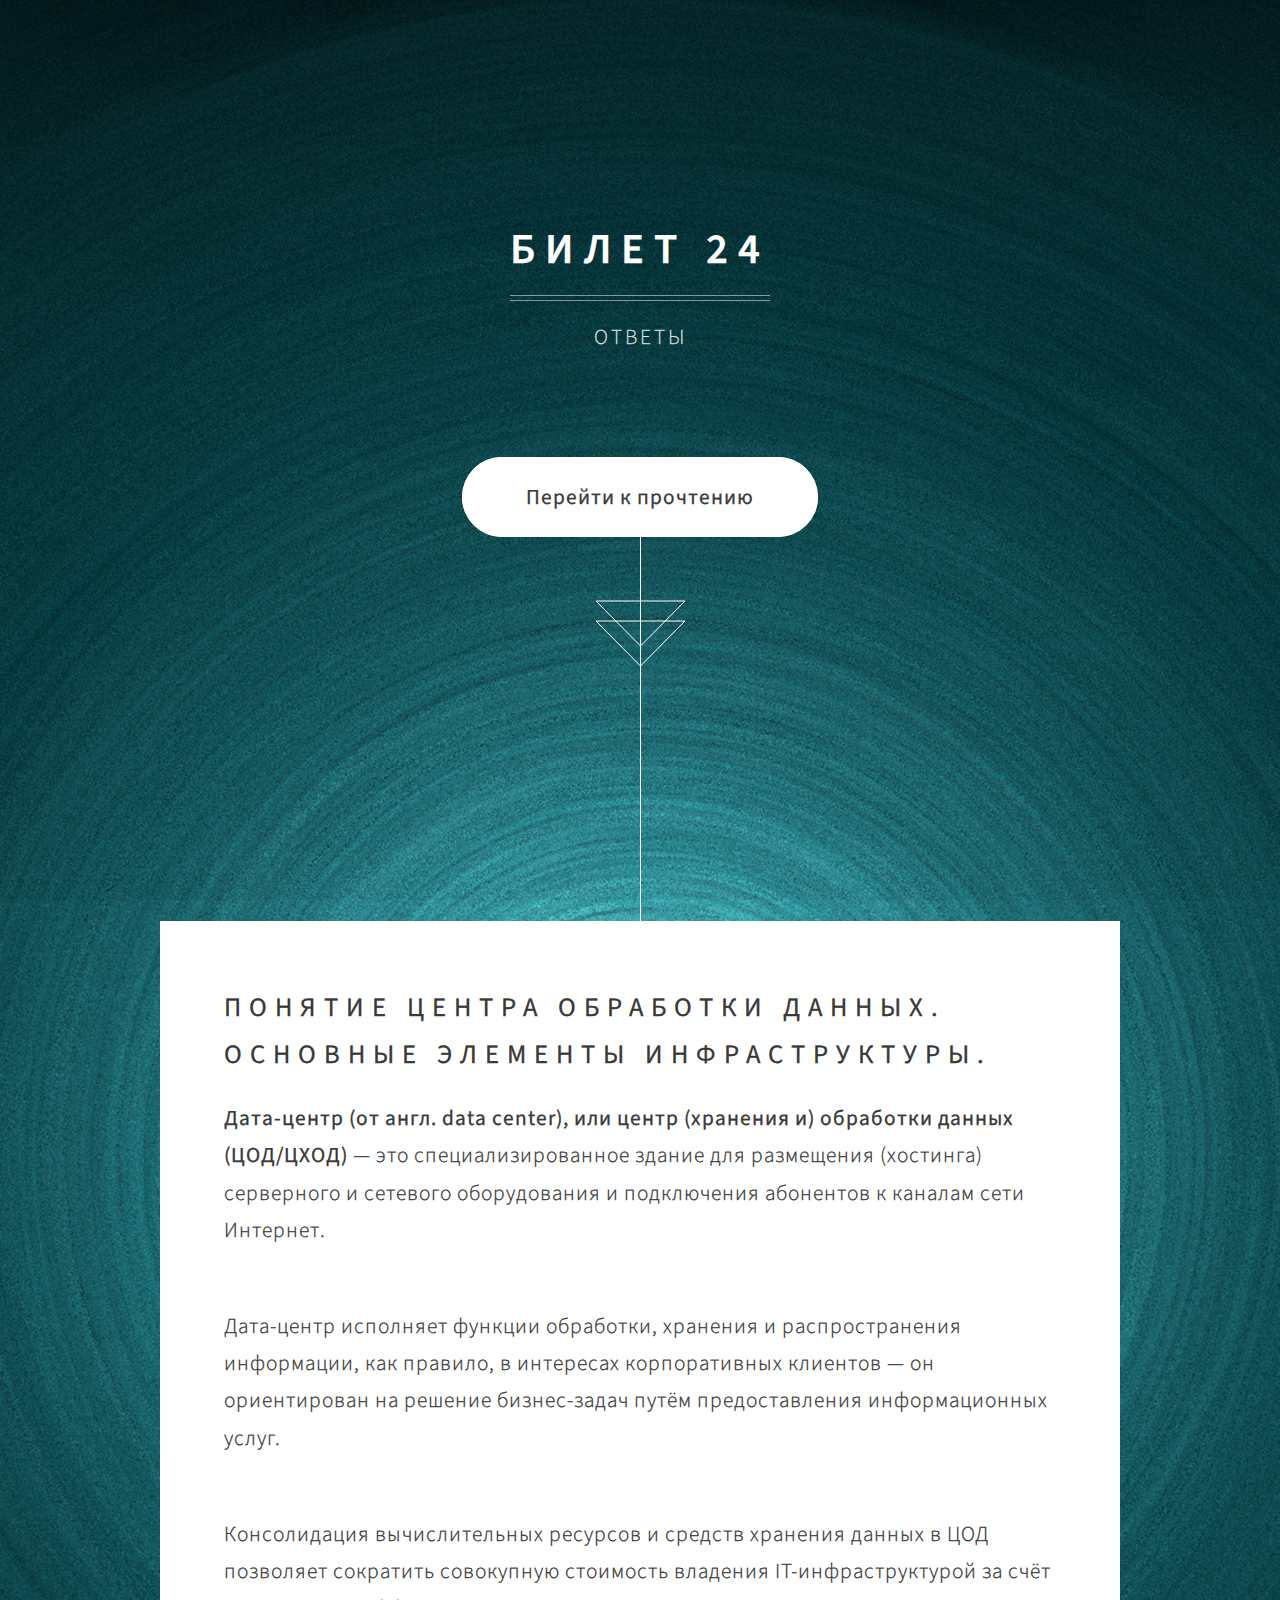
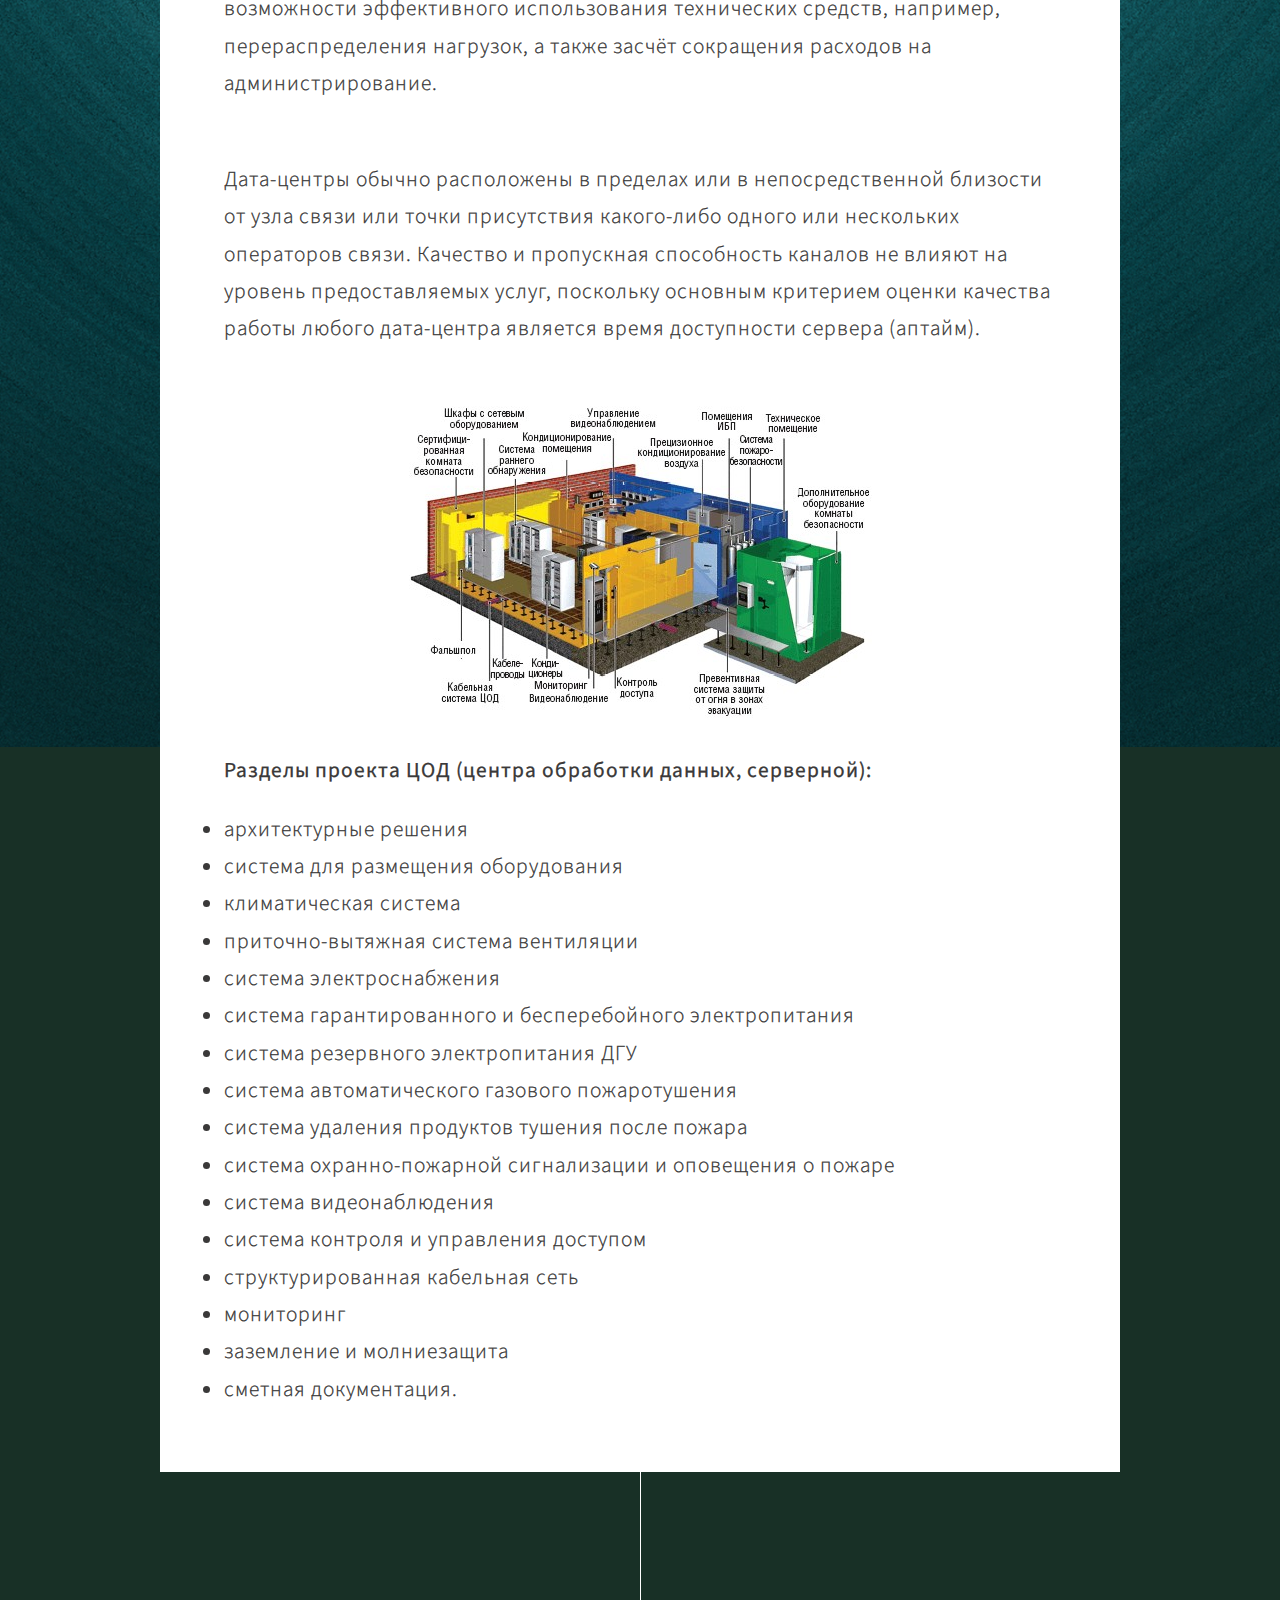
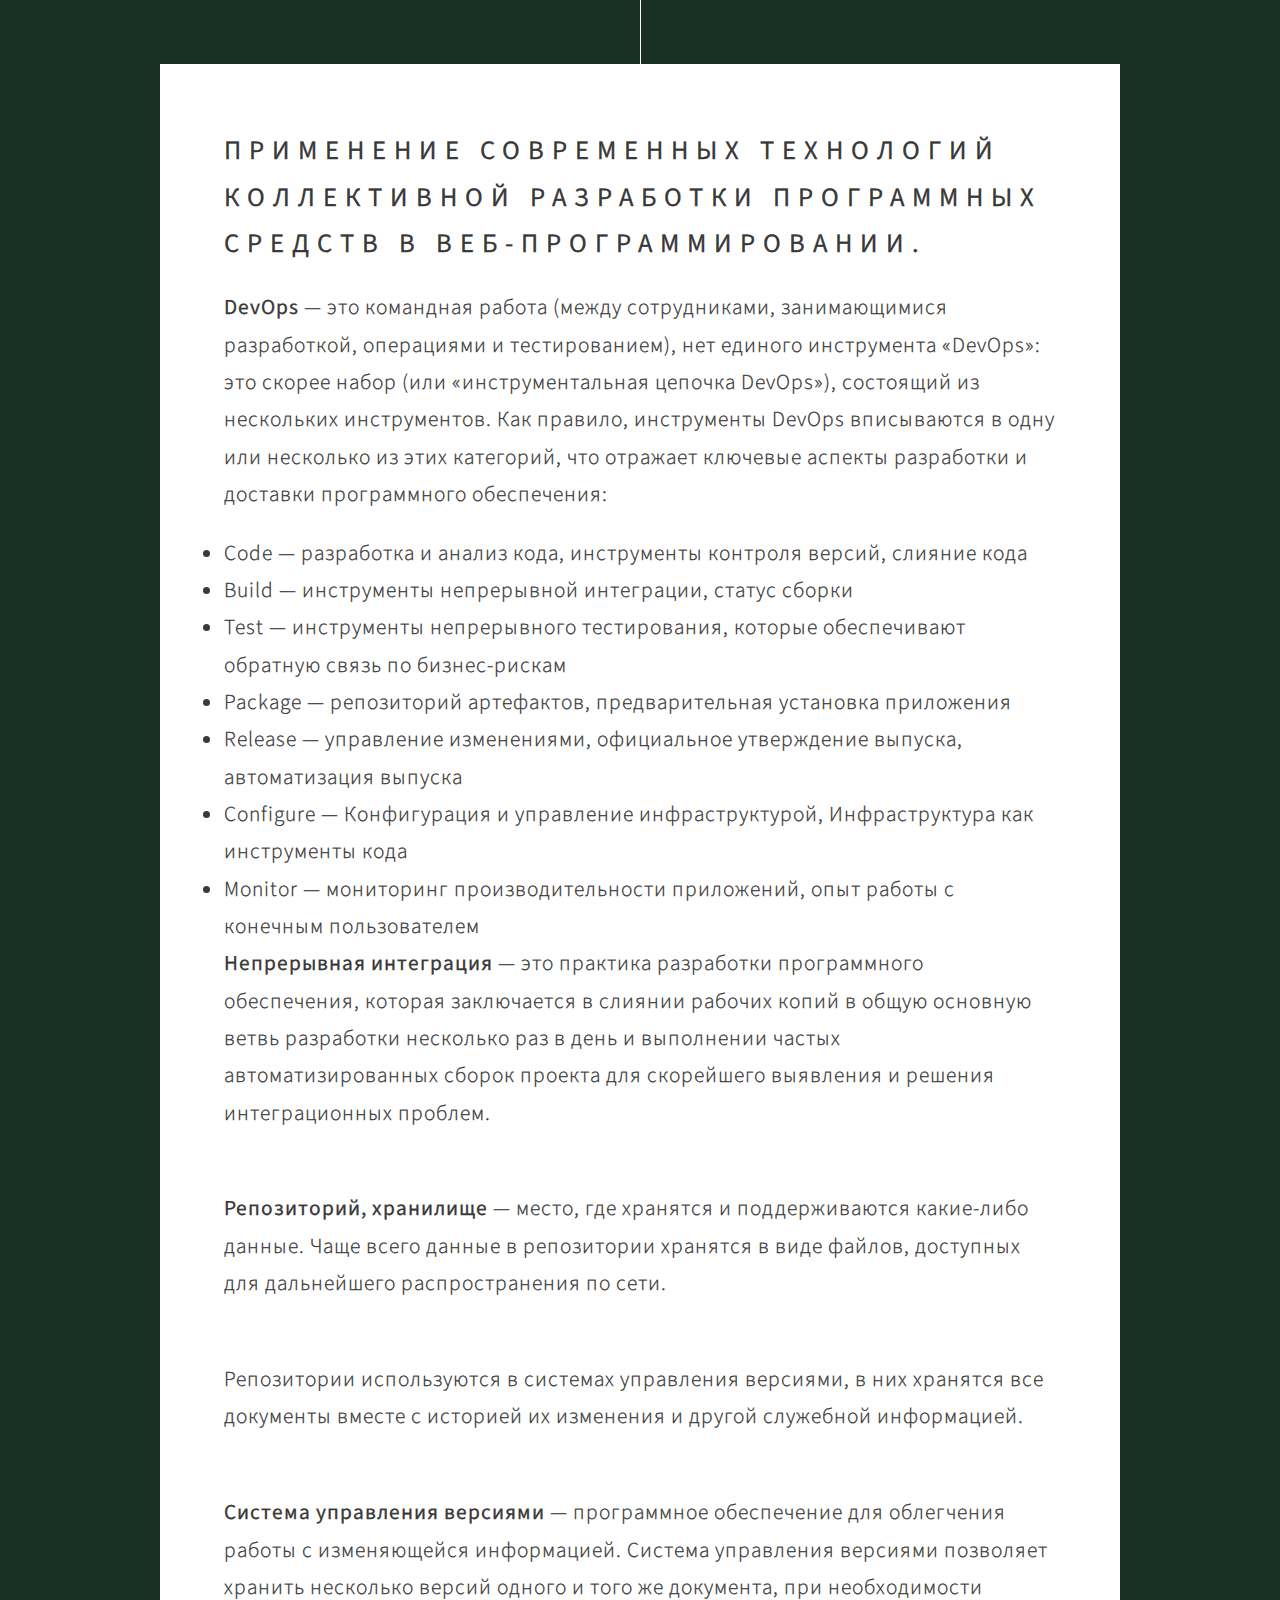
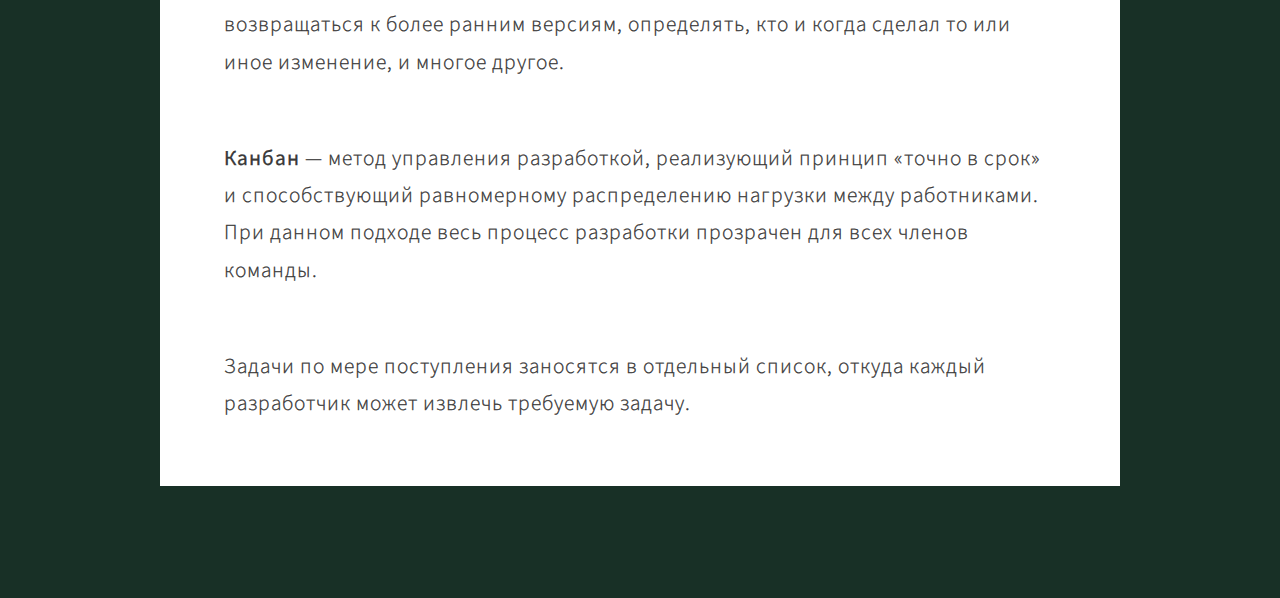
<file: Answers/Answers.html>
<!DOCTYPE HTML>

<html>
	<head>
		<title>Тулякова Е.М.</title>
		<meta charset="utf-8" />
		<meta name="viewport" content="width=device-width, initial-scale=1, user-scalable=no" />
		<link rel="stylesheet" href="assets/css/main.css" />
		<noscript><link rel="stylesheet" href="assets/css/noscript.css" /></noscript>
	</head>
	<body class="is-preload">

		<!-- Header -->
			<section id="header">
				<header>
					<h1>Билет 24</h1>
					<p>Ответы</p>
				</header>
				<footer>
					<a href="#first" class="button style2 scrolly">Перейти к прочтению</a>
				</footer>
			</section>				
		<!-- Q1 -->
			<article id="first" class="container box style1 right">
					
					<header>
						<h2>Понятие центра обработки данных. Основные элементы инфраструктуры.<br />
						</h2>
					</header>
					<p><b>Дата-центр (от англ. data center), или центр (хранения и) обработки данных (ЦОД/ЦХОД)</b> — это специализированное здание для размещения (хостинга) серверного и сетевого оборудования и подключения абонентов к каналам сети Интернет.</p><br />
					<p>Дата-центр исполняет функции обработки, хранения и распространения информации, как правило, в интересах корпоративных клиентов — он ориентирован на решение бизнес-задач путём предоставления информационных услуг.</p><br>
					<p>Консолидация вычислительных ресурсов и средств хранения данных в ЦОД позволяет сократить совокупную стоимость владения IT-инфраструктурой за счёт возможности эффективного использования технических средств, например, перераспределения нагрузок, а также засчёт сокращения расходов на администрирование.</p><br>
					<p>Дата-центры обычно расположены в пределах или в непосредственной близости от узла связи или точки присутствия какого-либо одного или нескольких операторов связи. Качество и пропускная способность каналов не влияют на уровень предоставляемых услуг, поскольку основным критерием оценки качества работы любого дата-центра является время доступности сервера (аптайм).</p><br>
				    <p style="text-align: center;"><img src="images/cod.jpg" alt="" /></p>
					<p><b>Разделы проекта ЦОД (центра обработки данных, серверной):</b></p>
					<li>архитектурные решения</li>
					<li>система для размещения оборудования</li>
					<li>климатическая система</li>
					<li>приточно-вытяжная система вентиляции</li>
					<li>система электроснабжения</li>
					<li>система гарантированного и бесперебойного электропитания</li>
					<li>система резервного электропитания ДГУ</li>
					<li>система автоматического газового пожаротушения</li>
					<li>система удаления продуктов тушения после пожара</li>
					<li>система охранно-пожарной сигнализации и оповещения о пожаре</li>
					<li>система видеонаблюдения</li>
					<li>система контроля и управления доступом</li>
					<li>структурированная кабельная сеть</li>
					<li>мониторинг</li>
					<li>заземление и молниезащита</li>
					<li>сметная документация.</li>
			
				
			</article>

		<!-- Q2 -->
			<article class="container box style1 left">
				
					<header>
					<h2>Применение современных технологий коллективной разработки программных средств в веб-программировании.</h2>
					</header>
					<p><b>DevOps</b> — это командная работа (между сотрудниками, занимающимися разработкой, операциями и тестированием), нет единого инструмента «DevOps»: это скорее набор (или «инструментальная цепочка DevOps»), состоящий из нескольких инструментов. Как правило, инструменты DevOps вписываются в одну или несколько из этих категорий, что отражает ключевые аспекты разработки и доставки программного обеспечения:</p>
					<li>Code — разработка и анализ кода, инструменты контроля версий, слияние кода</li>
					<li>Build — инструменты непрерывной интеграции, статус сборки</li>
					<li>Test — инструменты непрерывного тестирования, которые обеспечивают обратную связь по бизнес-рискам</li>
					<li>Package — репозиторий артефактов, предварительная установка приложения</li>
					<li>Release — управление изменениями, официальное утверждение выпуска, автоматизация выпуска</li>
					<li>Configure — Конфигурация и управление инфраструктурой, Инфраструктура как инструменты кода</li>
					<li>Monitor — мониторинг производительности приложений, опыт работы с конечным пользователем</li>
					<p><b>Непрерывная интеграция</b> — это практика разработки программного обеспечения, которая заключается в слиянии рабочих копий в общую основную ветвь разработки несколько раз в день и выполнении частых автоматизированных сборок проекта для скорейшего выявления и решения интеграционных проблем.</p><br>
					<p><b>Репозиторий, хранилище</b> — место, где хранятся и поддерживаются какие-либо данные. Чаще всего данные в репозитории хранятся в виде файлов, доступных для дальнейшего распространения по сети.</p><br>
					<p>Репозитории используются в системах управления версиями, в них хранятся все документы вместе с историей их изменения и другой служебной информацией. </p><br>
					<p><b>Система управления версиями</b> — программное обеспечение для облегчения работы с изменяющейся информацией. Система управления версиями позволяет хранить несколько версий одного и того же документа, при необходимости возвращаться к более ранним версиям, определять, кто и когда сделал то или иное изменение, и многое другое.</p><br>
					<p><b>Канбан</b> — метод управления разработкой, реализующий принцип «точно в срок» и способствующий равномерному распределению нагрузки между работниками. При данном подходе весь процесс разработки прозрачен для всех членов команды. </p><br>
					<p>Задачи по мере поступления заносятся в отдельный список, откуда каждый разработчик может извлечь требуемую задачу.</p>
					
					</article>
			
	<br>
	<br>
	<br>


		<!-- Scripts -->
			<script src="assets/js/jquery.min.js"></script>
			<script src="assets/js/jquery.scrolly.min.js"></script>
			<script src="assets/js/jquery.poptrox.min.js"></script>
			<script src="assets/js/browser.min.js"></script>
			<script src="assets/js/breakpoints.min.js"></script>
			<script src="assets/js/util.js"></script>
			<script src="assets/js/main.js"></script>

	</body>
</html>
</file>
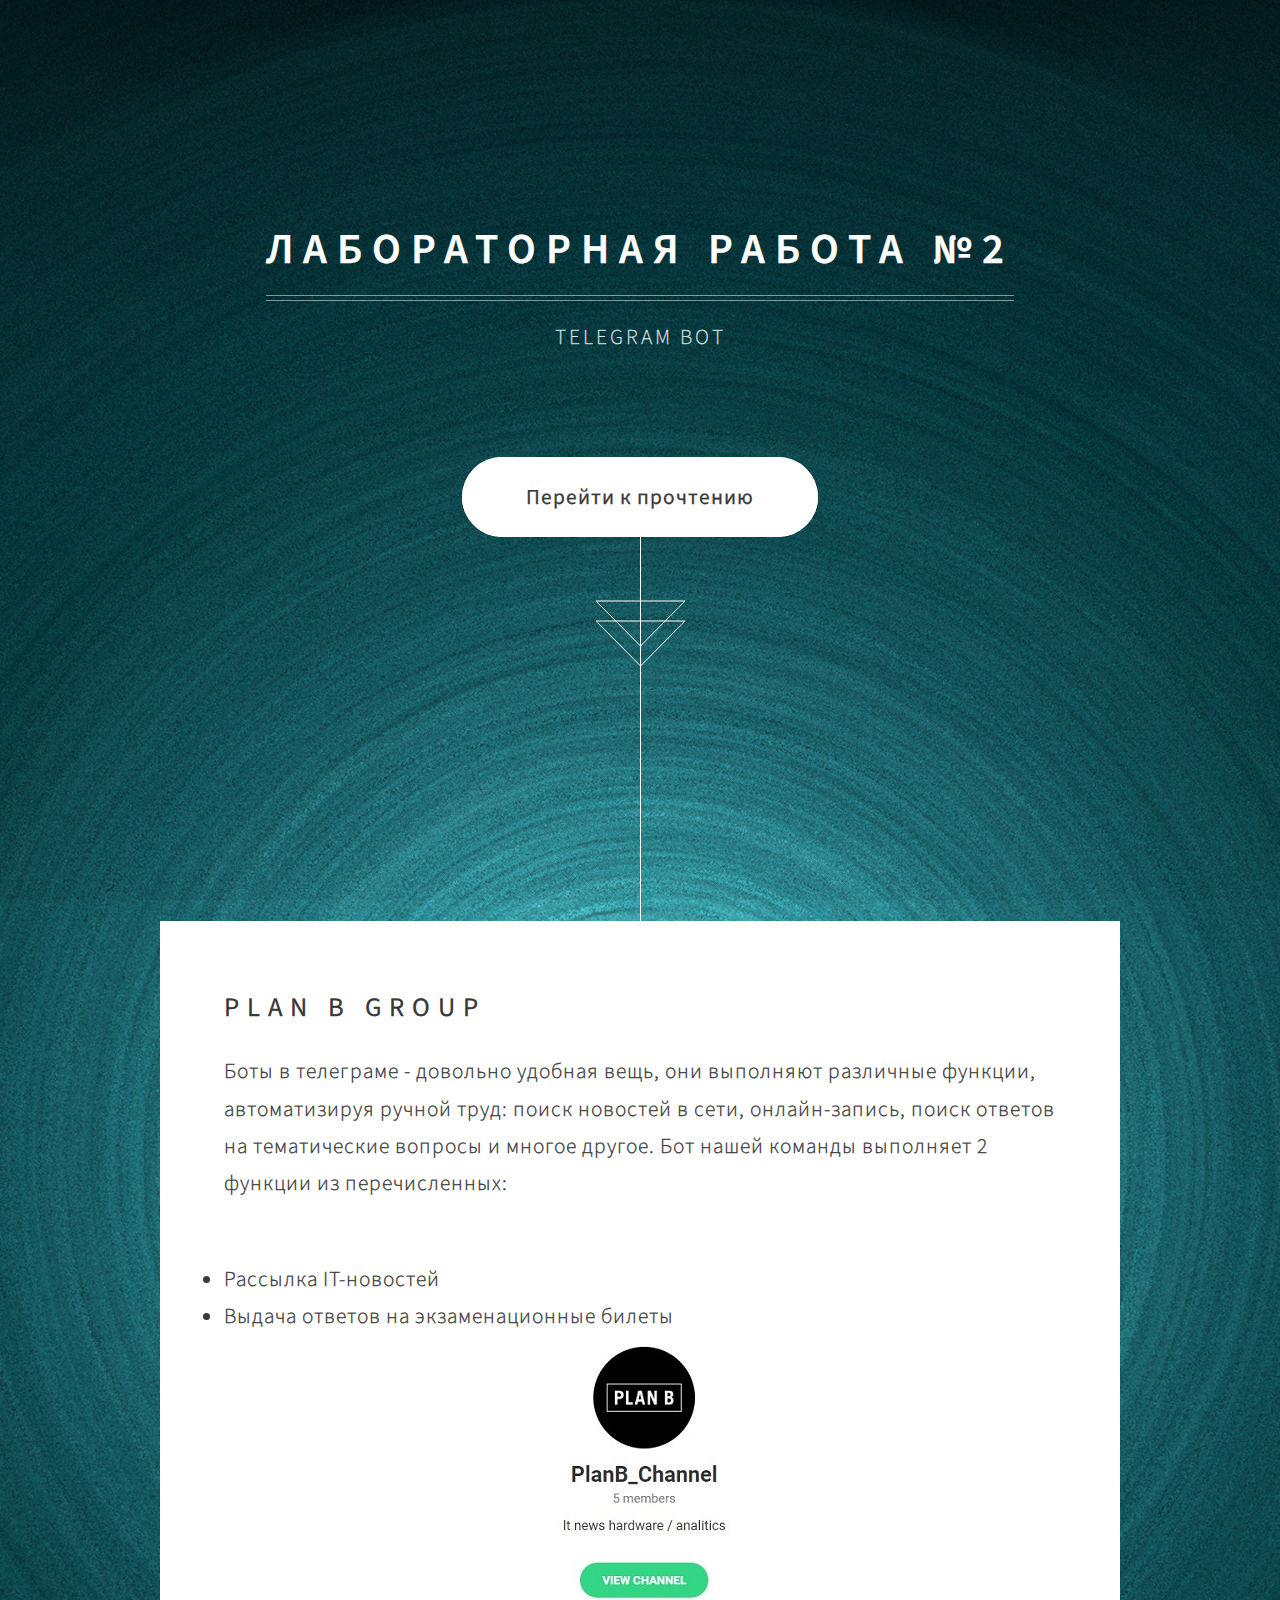
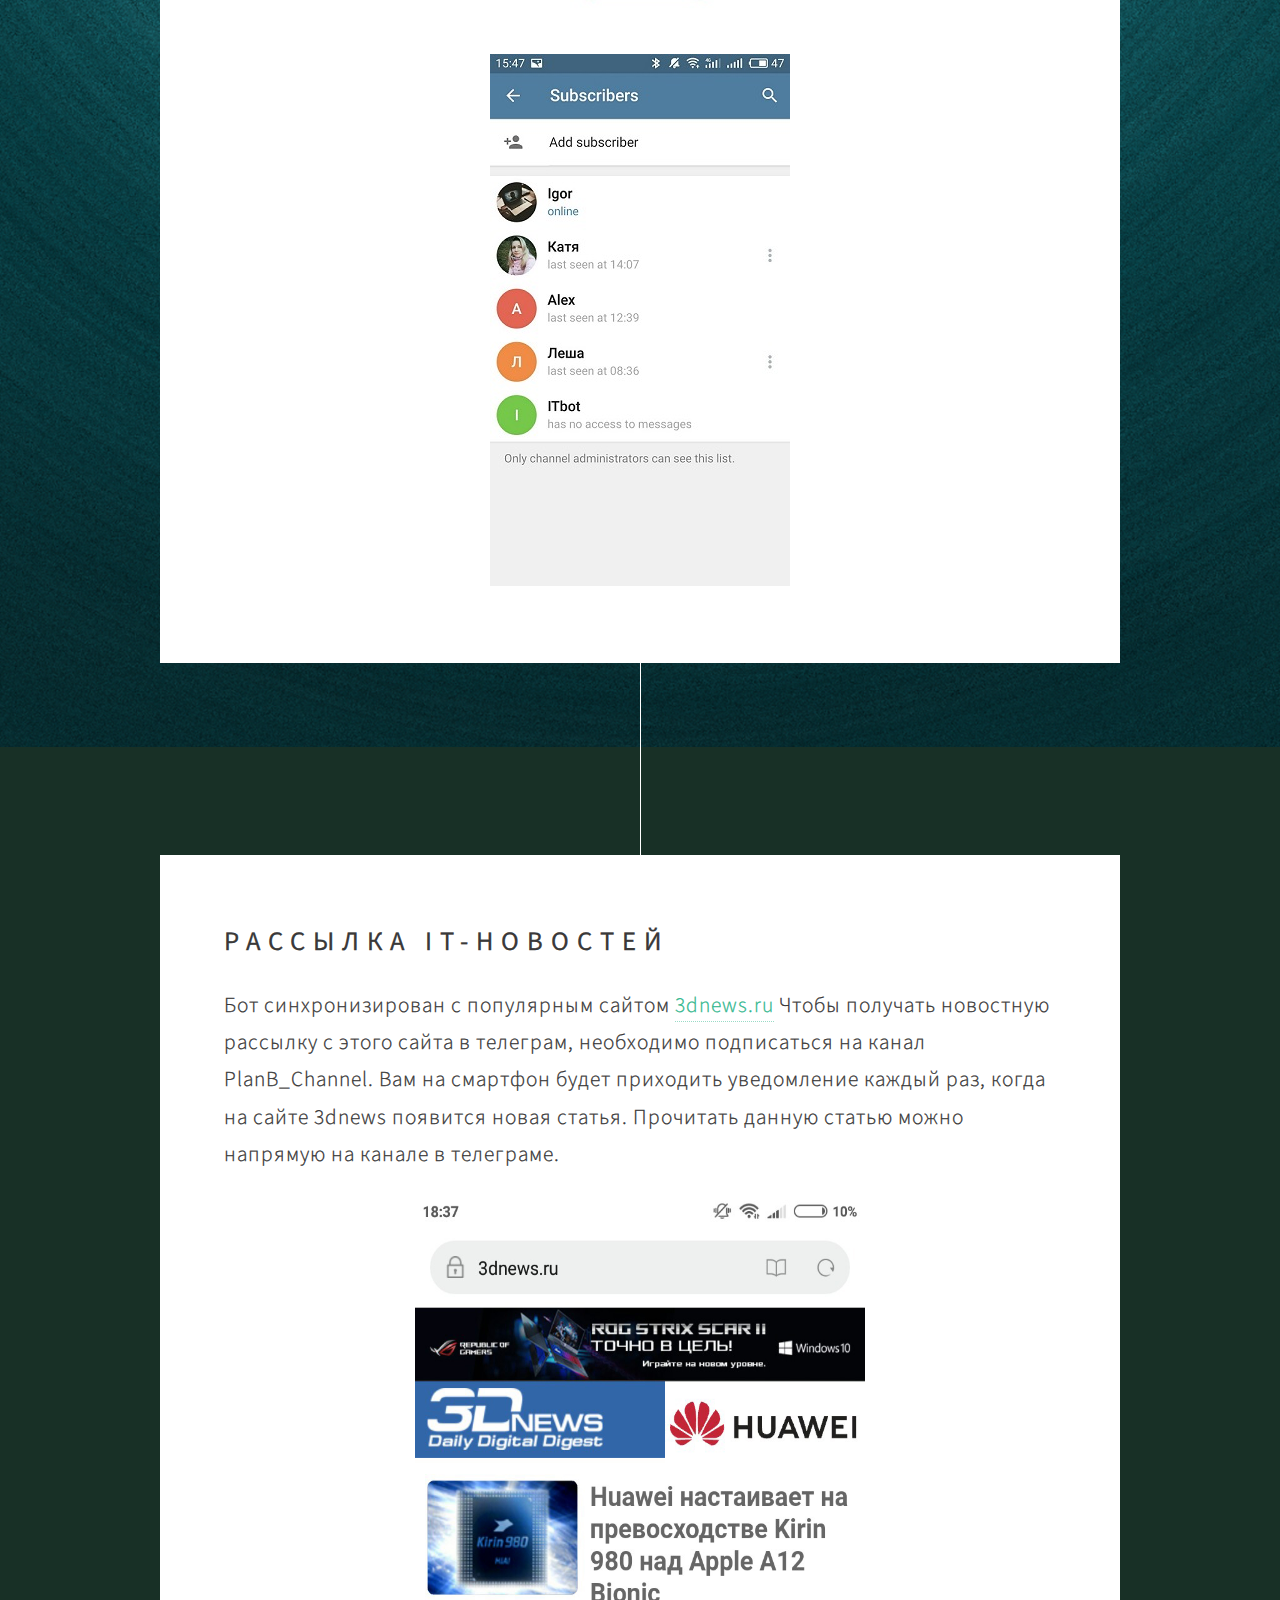
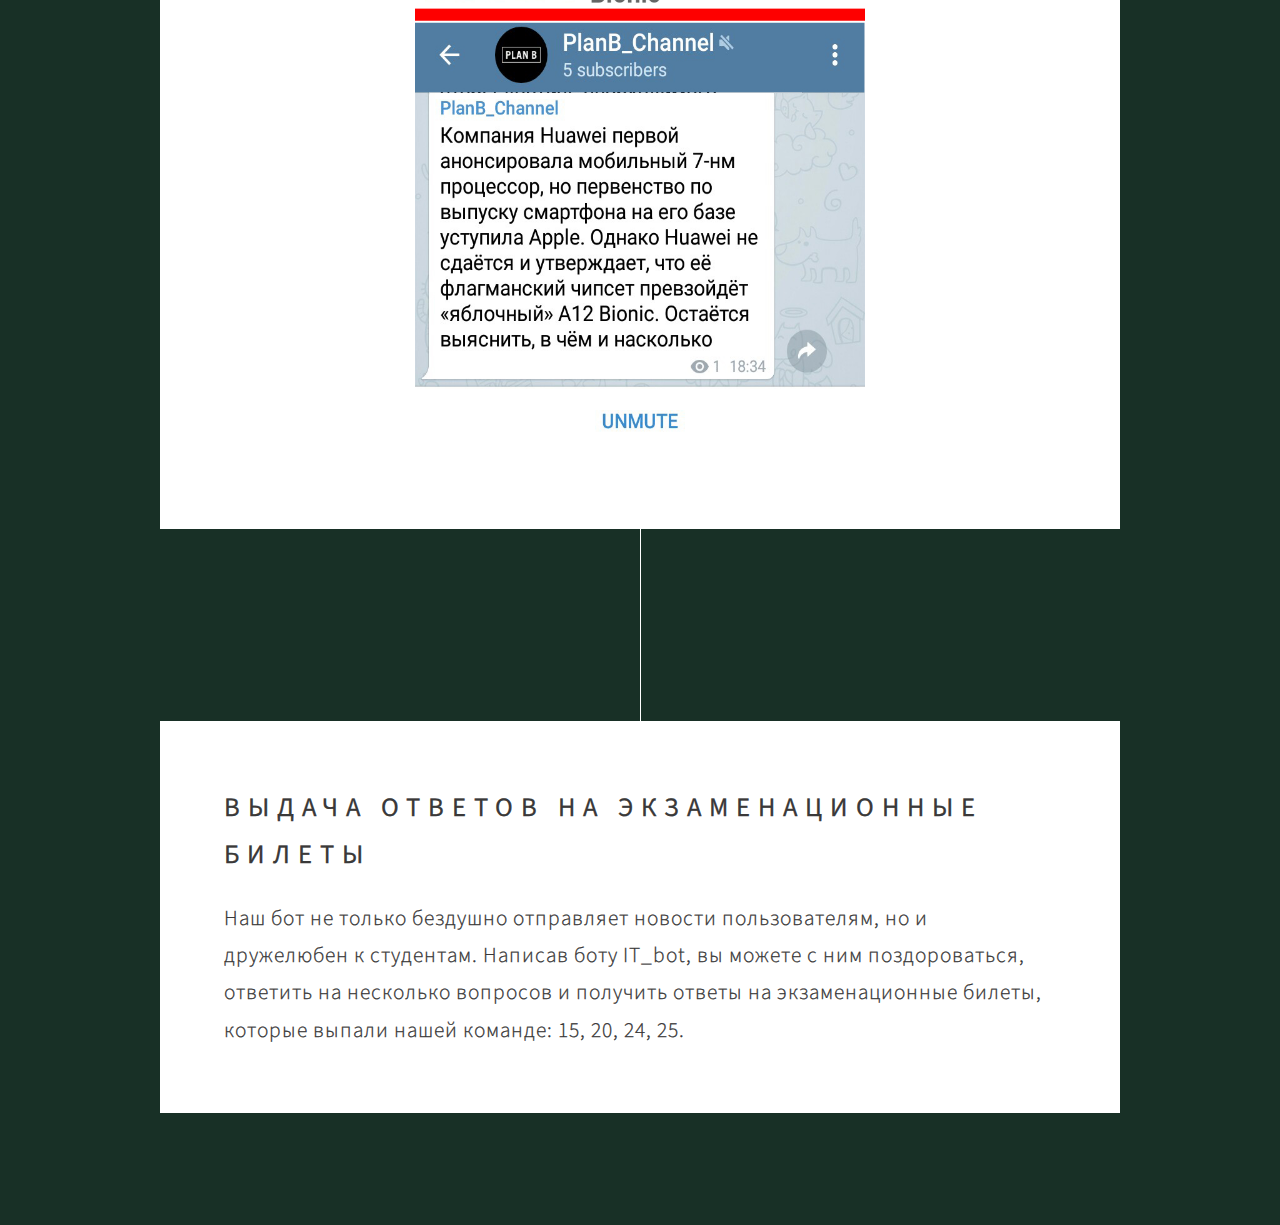
<file: Bot/Bot.html>
<!DOCTYPE HTML>

<html>
	<head>
		<title>Тулякова Е.М.</title>
		<meta charset="utf-8" />
		<meta name="viewport" content="width=device-width, initial-scale=1, user-scalable=no" />
		<link rel="stylesheet" href="assets/css/main.css" />
		<noscript><link rel="stylesheet" href="assets/css/noscript.css" /></noscript>
	</head>
	<body class="is-preload">

		<!-- Header -->
			<section id="header">
				<header>
					<h1>Лабораторная работа №2</h1>
					<p>Telegram bot</p>
				</header>
				<footer>
					<a href="#first" class="button style2 scrolly">Перейти к прочтению</a>
				</footer>
			</section>				
		<!-- Q1 -->
			<article id="first" class="container box style1 right">
					
					<header>
						<h2>Plan B group<br />
						</h2>
					</header>
					<p>Боты в телеграме - довольно удобная вещь, они выполняют различные функции, автоматизируя ручной труд: поиск новостей в сети, онлайн-запись, поиск ответов на тематические вопросы и многое другое. Бот нашей команды выполняет 2 функции из перечисленных:</p><br>
				    <li>Рассылка IT-новостей</li>
					<li>Выдача ответов на экзаменационные билеты</li>
					<p style="text-align: center;"><img src="images/planB.jpg" alt="" /></p>
					
					<p style="text-align: center;"><img src="images/we.jpg" alt="" /></p>
							
				
			</article>

		<!-- Q2 -->
			<article class="container box style1 left">
				
					<header>
					<h2>Рассылка IT-новостей</h2>
					</header>
					<p>Бот синхронизирован с популярным сайтом <a href="https://3dnews.ru">3dnews.ru</a> Чтобы получать новостную рассылку с этого сайта в телеграм, необходимо подписаться на канал PlanB_Channel. Вам на смартфон будет приходить уведомление каждый раз, когда на сайте 3dnews появится новая статья. Прочитать данную статью можно напрямую на канале в телеграме.</p>
					<p style="text-align: center;"><img src="images/sync.jpg" width="450" height="858" alt="" /></p>
					
					</article>
					
					<!-- Q3 -->
			<article class="container box style1 left">
				
					<header>
					<h2>Выдача ответов на экзаменационные билеты</h2>
					</header>
					<p>Наш бот не только бездушно отправляет новости пользователям, но и дружелюбен к студентам. Написав боту IT_bot, вы можете с ним поздороваться, ответить на несколько вопросов и получить ответы на экзаменационные билеты, которые выпали нашей команде: 15, 20, 24, 25.</p>
					
					</article>
			
	<br>
	<br>
	<br>


		<!-- Scripts -->
			<script src="assets/js/jquery.min.js"></script>
			<script src="assets/js/jquery.scrolly.min.js"></script>
			<script src="assets/js/jquery.poptrox.min.js"></script>
			<script src="assets/js/browser.min.js"></script>
			<script src="assets/js/breakpoints.min.js"></script>
			<script src="assets/js/util.js"></script>
			<script src="assets/js/main.js"></script>

	</body>
</html>
</file>
<file: Answers/assets/css/noscript.css>
/*
	Overflow by HTML5 UP
	html5up.net | @ajlkn
	Free for personal and commercial use under the CCA 3.0 license (html5up.net/license)
*/

/* Header */

	body.is-preload #header {
		opacity: 1;
	}

		body.is-preload #header footer {
			-moz-transform: none;
			-webkit-transform: none;
			-ms-transform: none;
			transform: none;
			opacity: 1;
		}
</file>
<file: Bot/assets/css/noscript.css>
/*
	Overflow by HTML5 UP
	html5up.net | @ajlkn
	Free for personal and commercial use under the CCA 3.0 license (html5up.net/license)
*/

/* Header */

	body.is-preload #header {
		opacity: 1;
	}

		body.is-preload #header footer {
			-moz-transform: none;
			-webkit-transform: none;
			-ms-transform: none;
			transform: none;
			opacity: 1;
		}
</file>
<file: Answers/assets/css/main.css>
@import url("https://fonts.googleapis.com/css?family=Source+Sans+Pro:300,300italic,400,600");
@import url("font-awesome.min.css");

/*
	Overflow by HTML5 UP
	html5up.net | @ajlkn
	Free for personal and commercial use under the CCA 3.0 license (html5up.net/license)
*/

html, body, div, span, applet, object,
iframe, h1, h2, h3, h4, h5, h6, p, blockquote,
pre, a, abbr, acronym, address, big, cite,
code, del, dfn, em, img, ins, kbd, q, s, samp,
small, strike, strong, sub, sup, tt, var, b,
u, i, center, dl, dt, dd, ol, ul, li, fieldset,
form, label, legend, table, caption, tbody,
tfoot, thead, tr, th, td, article, aside,
canvas, details, embed, figure, figcaption,
footer, header, hgroup, menu, nav, output, ruby,
section, summary, time, mark, audio, video {
	margin: 0;
	padding: 0;
	border: 0;
	font-size: 100%;
	font: inherit;
	vertical-align: baseline;}

article, aside, details, figcaption, figure,
footer, header, hgroup, menu, nav, section {
	display: block;}

body {
	line-height: 1;
}

ol, ul {
	list-style: none;
}

blockquote, q {
	quotes: none;
}

	blockquote:before, blockquote:after, q:before, q:after {
		content: '';
		content: none;
	}

table {
	border-collapse: collapse;
	border-spacing: 0;
}

body {
	-webkit-text-size-adjust: none;
}

mark {
	background-color: transparent;
	color: inherit;
}

input::-moz-focus-inner {
	border: 0;
	padding: 0;
}

input, select, textarea {
	-moz-appearance: none;
	-webkit-appearance: none;
	-ms-appearance: none;
	appearance: none;
}

/* Basic */

	html {
		box-sizing: border-box;
	}

	*, *:before, *:after {
		box-sizing: inherit;
	}

	body {
		background-color: #183026;
		background-image: url("images/overlay.png"), url("../../images/bg.jpg");
		background-repeat: repeat, no-repeat;
		background-size: auto, cover;
		background-position: top left, center 0;
		background-attachment: fixed, fixed;
		font-family: 'Source Sans Pro', sans-serif;
		font-size: 18pt;
		line-height: 1.75em;
		font-weight: 300;
		letter-spacing: 1px;
		color: #3a3939;
		text-shadow: 0 0 0.5px rgba(58, 57, 57, 0.25);
		-webkit-text-stroke: 0.25px;
	}

		body.is-scroll {
			background-attachment: scroll, scroll;
			background-size: auto, 100% auto;
		}

		body.is-preload *, body.is-preload *:before, body.is-preload *:after {
			-moz-animation: none !important;
			-webkit-animation: none !important;
			-ms-animation: none !important;
			animation: none !important;
			-moz-transition: none !important;
			-webkit-transition: none !important;
			-ms-transition: none !important;
			transition: none !important;
		}

	input, textarea, select {
		font-family: 'Source Sans Pro', sans-serif;
		font-size: 18pt;
		line-height: 1.75em;
		font-weight: 300;
		letter-spacing: 1px;
		color: #3a3939;
		text-shadow: 0 0 0.5px rgba(58, 57, 57, 0.25);
		-webkit-text-stroke: 0.25px;
	}

	h1, h2, h3, h4, h5, h6 {
		font-weight: 400;
		text-transform: uppercase;
		line-height: 1.75em;
	}

	h1 a, h2 a, h3 a, h4 a, h5 a, h6 a {
		color: inherit;
		text-decoration: none;
	}

	h2 {
		font-size: 1.25em;
		letter-spacing: 8px;
	}

	h3 {
		font-size: 1em;
		letter-spacing: 5px;
	}

	strong, b {
		font-weight: 400;
	}

	em, i {
		font-style: italic;
	}

	a {
		-moz-transition: border-color 0.35s ease-in-out, color 0.35s ease-in-out;
		-webkit-transition: border-color 0.35s ease-in-out, color 0.35s ease-in-out;
		-ms-transition: border-color 0.35s ease-in-out, color 0.35s ease-in-out;
		transition: border-color 0.35s ease-in-out, color 0.35s ease-in-out;
		color: #35b88f;
		text-shadow: 0 0 0.5px rgba(53, 184, 143, 0.25);
		text-decoration: none;
		border-bottom: dotted 1px rgba(53, 184, 143, 0.5);
	}

		a:hover {
			border-bottom-color: rgba(53, 184, 143, 0);
		}

	sub {
		position: relative;
		top: 0.5em;
		font-size: 0.8em;
	}

	sup {
		position: relative;
		top: -0.5em;
		font-size: 0.8em;
	}

	hr {
		border: 0;
		border-top: solid 1px #dad9d9;
		margin: 2em 0 2em 0;
	}

	blockquote {
		border-left: solid 0.5em #eae9e9;
		padding: 1em 0 1em 2em;
		font-style: italic;
	}

	p, ul, ol, dl, table {
		margin-bottom: 1em;
	}

	header {
		margin-bottom: 1em;
	}

		header p {
			display: block;
			margin: 0.5em 0 0 0;
			padding: 0 0 1.5em 0;
		}

	footer {
		margin-top: 1em;
	}

	br.clear {
		clear: both;
	}

/* Container */

	.container {
		margin: 0 auto;
		max-width: 100%;
		width: 1140px;
	}

		@media screen and (max-width: 1680px) {

			.container {
				width: 960px;
			}

		}

		@media screen and (max-width: 1080px) {

			.container {
				width: 95%;
			}

		}

/* Row */

	.row {
		display: flex;
		flex-wrap: wrap;
		box-sizing: border-box;
		align-items: stretch;
	}

		.row > * {
			box-sizing: border-box;
		}

		.row.gtr-uniform > * > :last-child {
			margin-bottom: 0;
		}

		.row.aln-left {
			justify-content: flex-start;
		}

		.row.aln-center {
			justify-content: center;
		}

		.row.aln-right {
			justify-content: flex-end;
		}

		.row.aln-top {
			align-items: flex-start;
		}

		.row.aln-middle {
			align-items: center;
		}

		.row.aln-bottom {
			align-items: flex-end;
		}

		.row > .imp {
			order: -1;
		}

		.row > .col-1 {
			width: 8.3333333333%;
		}

		.row > .off-1 {
			margin-left: 8.3333333333%;
		}

		.row > .col-2 {
			width: 16.6666666667%;
		}

		.row > .off-2 {
			margin-left: 16.6666666667%;
		}

		.row > .col-3 {
			width: 25%;
		}

		.row > .off-3 {
			margin-left: 25%;
		}

		.row > .col-4 {
			width: 33.3333333333%;
		}

		.row > .off-4 {
			margin-left: 33.3333333333%;
		}

		.row > .col-5 {
			width: 41.6666666667%;
		}

		.row > .off-5 {
			margin-left: 41.6666666667%;
		}

		.row > .col-6 {
			width: 50%;
		}

		.row > .off-6 {
			margin-left: 50%;
		}

		.row > .col-7 {
			width: 58.3333333333%;
		}

		.row > .off-7 {
			margin-left: 58.3333333333%;
		}

		.row > .col-8 {
			width: 66.6666666667%;
		}

		.row > .off-8 {
			margin-left: 66.6666666667%;
		}

		.row > .col-9 {
			width: 75%;
		}

		.row > .off-9 {
			margin-left: 75%;
		}

		.row > .col-10 {
			width: 83.3333333333%;
		}

		.row > .off-10 {
			margin-left: 83.3333333333%;
		}

		.row > .col-11 {
			width: 91.6666666667%;
		}

		.row > .off-11 {
			margin-left: 91.6666666667%;
		}

		.row > .col-12 {
			width: 100%;
		}

		.row > .off-12 {
			margin-left: 100%;
		}

		.row.gtr-0 {
			margin-top: 0px;
			margin-left: 0px;
		}

			.row.gtr-0 > * {
				padding: 0px 0 0 0px;
			}

			.row.gtr-0.gtr-uniform {
				margin-top: 0px;
			}

				.row.gtr-0.gtr-uniform > * {
					padding-top: 0px;
				}

		.row.gtr-25 {
			margin-top: -10px;
			margin-left: -10px;
		}

			.row.gtr-25 > * {
				padding: 10px 0 0 10px;
			}

			.row.gtr-25.gtr-uniform {
				margin-top: -10px;
			}

				.row.gtr-25.gtr-uniform > * {
					padding-top: 10px;
				}

		.row.gtr-50 {
			margin-top: -20px;
			margin-left: -20px;
		}

			.row.gtr-50 > * {
				padding: 20px 0 0 20px;
			}

			.row.gtr-50.gtr-uniform {
				margin-top: -20px;
			}

				.row.gtr-50.gtr-uniform > * {
					padding-top: 20px;
				}

		.row {
			margin-top: -40px;
			margin-left: -40px;
		}

			.row > * {
				padding: 40px 0 0 40px;
			}

			.row.gtr-uniform {
				margin-top: -40px;
			}

				.row.gtr-uniform > * {
					padding-top: 40px;
				}

		.row.gtr-150 {
			margin-top: -60px;
			margin-left: -60px;
		}

			.row.gtr-150 > * {
				padding: 60px 0 0 60px;
			}

			.row.gtr-150.gtr-uniform {
				margin-top: -60px;
			}

				.row.gtr-150.gtr-uniform > * {
					padding-top: 60px;
				}

		.row.gtr-200 {
			margin-top: -80px;
			margin-left: -80px;
		}

			.row.gtr-200 > * {
				padding: 80px 0 0 80px;
			}

			.row.gtr-200.gtr-uniform {
				margin-top: -80px;
			}

				.row.gtr-200.gtr-uniform > * {
					padding-top: 80px;
				}

		@media screen and (max-width: 1680px) {

			.row {
				display: flex;
				flex-wrap: wrap;
				box-sizing: border-box;
				align-items: stretch;
			}

				.row > * {
					box-sizing: border-box;
				}

				.row.gtr-uniform > * > :last-child {
					margin-bottom: 0;
				}

				.row.aln-left {
					justify-content: flex-start;
				}

				.row.aln-center {
					justify-content: center;
				}

				.row.aln-right {
					justify-content: flex-end;
				}

				.row.aln-top {
					align-items: flex-start;
				}

				.row.aln-middle {
					align-items: center;
				}

				.row.aln-bottom {
					align-items: flex-end;
				}

				.row > .imp-wide {
					order: -1;
				}

				.row > .col-1-wide {
					width: 8.3333333333%;
				}

				.row > .off-1-wide {
					margin-left: 8.3333333333%;
				}

				.row > .col-2-wide {
					width: 16.6666666667%;
				}

				.row > .off-2-wide {
					margin-left: 16.6666666667%;
				}

				.row > .col-3-wide {
					width: 25%;
				}

				.row > .off-3-wide {
					margin-left: 25%;
				}

				.row > .col-4-wide {
					width: 33.3333333333%;
				}

				.row > .off-4-wide {
					margin-left: 33.3333333333%;
				}

				.row > .col-5-wide {
					width: 41.6666666667%;
				}

				.row > .off-5-wide {
					margin-left: 41.6666666667%;
				}

				.row > .col-6-wide {
					width: 50%;
				}

				.row > .off-6-wide {
					margin-left: 50%;
				}

				.row > .col-7-wide {
					width: 58.3333333333%;
				}

				.row > .off-7-wide {
					margin-left: 58.3333333333%;
				}

				.row > .col-8-wide {
					width: 66.6666666667%;
				}

				.row > .off-8-wide {
					margin-left: 66.6666666667%;
				}

				.row > .col-9-wide {
					width: 75%;
				}

				.row > .off-9-wide {
					margin-left: 75%;
				}

				.row > .col-10-wide {
					width: 83.3333333333%;
				}

				.row > .off-10-wide {
					margin-left: 83.3333333333%;
				}

				.row > .col-11-wide {
					width: 91.6666666667%;
				}

				.row > .off-11-wide {
					margin-left: 91.6666666667%;
				}

				.row > .col-12-wide {
					width: 100%;
				}

				.row > .off-12-wide {
					margin-left: 100%;
				}

				.row.gtr-0 {
					margin-top: 0px;
					margin-left: 0px;
				}

					.row.gtr-0 > * {
						padding: 0px 0 0 0px;
					}

					.row.gtr-0.gtr-uniform {
						margin-top: 0px;
					}

						.row.gtr-0.gtr-uniform > * {
							padding-top: 0px;
						}

				.row.gtr-25 {
					margin-top: -10px;
					margin-left: -10px;
				}

					.row.gtr-25 > * {
						padding: 10px 0 0 10px;
					}

					.row.gtr-25.gtr-uniform {
						margin-top: -10px;
					}

						.row.gtr-25.gtr-uniform > * {
							padding-top: 10px;
						}

				.row.gtr-50 {
					margin-top: -20px;
					margin-left: -20px;
				}

					.row.gtr-50 > * {
						padding: 20px 0 0 20px;
					}

					.row.gtr-50.gtr-uniform {
						margin-top: -20px;
					}

						.row.gtr-50.gtr-uniform > * {
							padding-top: 20px;
						}

				.row {
					margin-top: -40px;
					margin-left: -40px;
				}

					.row > * {
						padding: 40px 0 0 40px;
					}

					.row.gtr-uniform {
						margin-top: -40px;
					}

						.row.gtr-uniform > * {
							padding-top: 40px;
						}

				.row.gtr-150 {
					margin-top: -60px;
					margin-left: -60px;
				}

					.row.gtr-150 > * {
						padding: 60px 0 0 60px;
					}

					.row.gtr-150.gtr-uniform {
						margin-top: -60px;
					}

						.row.gtr-150.gtr-uniform > * {
							padding-top: 60px;
						}

				.row.gtr-200 {
					margin-top: -80px;
					margin-left: -80px;
				}

					.row.gtr-200 > * {
						padding: 80px 0 0 80px;
					}

					.row.gtr-200.gtr-uniform {
						margin-top: -80px;
					}

						.row.gtr-200.gtr-uniform > * {
							padding-top: 80px;
						}

		}

		@media screen and (max-width: 1080px) {

			.row {
				display: flex;
				flex-wrap: wrap;
				box-sizing: border-box;
				align-items: stretch;
			}

				.row > * {
					box-sizing: border-box;
				}

				.row.gtr-uniform > * > :last-child {
					margin-bottom: 0;
				}

				.row.aln-left {
					justify-content: flex-start;
				}

				.row.aln-center {
					justify-content: center;
				}

				.row.aln-right {
					justify-content: flex-end;
				}

				.row.aln-top {
					align-items: flex-start;
				}

				.row.aln-middle {
					align-items: center;
				}

				.row.aln-bottom {
					align-items: flex-end;
				}

				.row > .imp-normal {
					order: -1;
				}

				.row > .col-1-normal {
					width: 8.3333333333%;
				}

				.row > .off-1-normal {
					margin-left: 8.3333333333%;
				}

				.row > .col-2-normal {
					width: 16.6666666667%;
				}

				.row > .off-2-normal {
					margin-left: 16.6666666667%;
				}

				.row > .col-3-normal {
					width: 25%;
				}

				.row > .off-3-normal {
					margin-left: 25%;
				}

				.row > .col-4-normal {
					width: 33.3333333333%;
				}

				.row > .off-4-normal {
					margin-left: 33.3333333333%;
				}

				.row > .col-5-normal {
					width: 41.6666666667%;
				}

				.row > .off-5-normal {
					margin-left: 41.6666666667%;
				}

				.row > .col-6-normal {
					width: 50%;
				}

				.row > .off-6-normal {
					margin-left: 50%;
				}

				.row > .col-7-normal {
					width: 58.3333333333%;
				}

				.row > .off-7-normal {
					margin-left: 58.3333333333%;
				}

				.row > .col-8-normal {
					width: 66.6666666667%;
				}

				.row > .off-8-normal {
					margin-left: 66.6666666667%;
				}

				.row > .col-9-normal {
					width: 75%;
				}

				.row > .off-9-normal {
					margin-left: 75%;
				}

				.row > .col-10-normal {
					width: 83.3333333333%;
				}

				.row > .off-10-normal {
					margin-left: 83.3333333333%;
				}

				.row > .col-11-normal {
					width: 91.6666666667%;
				}

				.row > .off-11-normal {
					margin-left: 91.6666666667%;
				}

				.row > .col-12-normal {
					width: 100%;
				}

				.row > .off-12-normal {
					margin-left: 100%;
				}

				.row.gtr-0 {
					margin-top: 0px;
					margin-left: 0px;
				}

					.row.gtr-0 > * {
						padding: 0px 0 0 0px;
					}

					.row.gtr-0.gtr-uniform {
						margin-top: 0px;
					}

						.row.gtr-0.gtr-uniform > * {
							padding-top: 0px;
						}

				.row.gtr-25 {
					margin-top: -10px;
					margin-left: -10px;
				}

					.row.gtr-25 > * {
						padding: 10px 0 0 10px;
					}

					.row.gtr-25.gtr-uniform {
						margin-top: -10px;
					}

						.row.gtr-25.gtr-uniform > * {
							padding-top: 10px;
						}

				.row.gtr-50 {
					margin-top: -20px;
					margin-left: -20px;
				}

					.row.gtr-50 > * {
						padding: 20px 0 0 20px;
					}

					.row.gtr-50.gtr-uniform {
						margin-top: -20px;
					}

						.row.gtr-50.gtr-uniform > * {
							padding-top: 20px;
						}

				.row {
					margin-top: -40px;
					margin-left: -40px;
				}

					.row > * {
						padding: 40px 0 0 40px;
					}

					.row.gtr-uniform {
						margin-top: -40px;
					}

						.row.gtr-uniform > * {
							padding-top: 40px;
						}

				.row.gtr-150 {
					margin-top: -60px;
					margin-left: -60px;
				}

					.row.gtr-150 > * {
						padding: 60px 0 0 60px;
					}

					.row.gtr-150.gtr-uniform {
						margin-top: -60px;
					}

						.row.gtr-150.gtr-uniform > * {
							padding-top: 60px;
						}

				.row.gtr-200 {
					margin-top: -80px;
					margin-left: -80px;
				}

					.row.gtr-200 > * {
						padding: 80px 0 0 80px;
					}

					.row.gtr-200.gtr-uniform {
						margin-top: -80px;
					}

						.row.gtr-200.gtr-uniform > * {
							padding-top: 80px;
						}

		}

		@media screen and (max-width: 840px) {

			.row {
				display: flex;
				flex-wrap: wrap;
				box-sizing: border-box;
				align-items: stretch;
			}

				.row > * {
					box-sizing: border-box;
				}

				.row.gtr-uniform > * > :last-child {
					margin-bottom: 0;
				}

				.row.aln-left {
					justify-content: flex-start;
				}

				.row.aln-center {
					justify-content: center;
				}

				.row.aln-right {
					justify-content: flex-end;
				}

				.row.aln-top {
					align-items: flex-start;
				}

				.row.aln-middle {
					align-items: center;
				}

				.row.aln-bottom {
					align-items: flex-end;
				}

				.row > .imp-narrow {
					order: -1;
				}

				.row > .col-1-narrow {
					width: 8.3333333333%;
				}

				.row > .off-1-narrow {
					margin-left: 8.3333333333%;
				}

				.row > .col-2-narrow {
					width: 16.6666666667%;
				}

				.row > .off-2-narrow {
					margin-left: 16.6666666667%;
				}

				.row > .col-3-narrow {
					width: 25%;
				}

				.row > .off-3-narrow {
					margin-left: 25%;
				}

				.row > .col-4-narrow {
					width: 33.3333333333%;
				}

				.row > .off-4-narrow {
					margin-left: 33.3333333333%;
				}

				.row > .col-5-narrow {
					width: 41.6666666667%;
				}

				.row > .off-5-narrow {
					margin-left: 41.6666666667%;
				}

				.row > .col-6-narrow {
					width: 50%;
				}

				.row > .off-6-narrow {
					margin-left: 50%;
				}

				.row > .col-7-narrow {
					width: 58.3333333333%;
				}

				.row > .off-7-narrow {
					margin-left: 58.3333333333%;
				}

				.row > .col-8-narrow {
					width: 66.6666666667%;
				}

				.row > .off-8-narrow {
					margin-left: 66.6666666667%;
				}

				.row > .col-9-narrow {
					width: 75%;
				}

				.row > .off-9-narrow {
					margin-left: 75%;
				}

				.row > .col-10-narrow {
					width: 83.3333333333%;
				}

				.row > .off-10-narrow {
					margin-left: 83.3333333333%;
				}

				.row > .col-11-narrow {
					width: 91.6666666667%;
				}

				.row > .off-11-narrow {
					margin-left: 91.6666666667%;
				}

				.row > .col-12-narrow {
					width: 100%;
				}

				.row > .off-12-narrow {
					margin-left: 100%;
				}

				.row.gtr-0 {
					margin-top: 0px;
					margin-left: 0px;
				}

					.row.gtr-0 > * {
						padding: 0px 0 0 0px;
					}

					.row.gtr-0.gtr-uniform {
						margin-top: 0px;
					}

						.row.gtr-0.gtr-uniform > * {
							padding-top: 0px;
						}

				.row.gtr-25 {
					margin-top: -7.5px;
					margin-left: -7.5px;
				}

					.row.gtr-25 > * {
						padding: 7.5px 0 0 7.5px;
					}

					.row.gtr-25.gtr-uniform {
						margin-top: -7.5px;
					}

						.row.gtr-25.gtr-uniform > * {
							padding-top: 7.5px;
						}

				.row.gtr-50 {
					margin-top: -15px;
					margin-left: -15px;
				}

					.row.gtr-50 > * {
						padding: 15px 0 0 15px;
					}

					.row.gtr-50.gtr-uniform {
						margin-top: -15px;
					}

						.row.gtr-50.gtr-uniform > * {
							padding-top: 15px;
						}

				.row {
					margin-top: -30px;
					margin-left: -30px;
				}

					.row > * {
						padding: 30px 0 0 30px;
					}

					.row.gtr-uniform {
						margin-top: -30px;
					}

						.row.gtr-uniform > * {
							padding-top: 30px;
						}

				.row.gtr-150 {
					margin-top: -45px;
					margin-left: -45px;
				}

					.row.gtr-150 > * {
						padding: 45px 0 0 45px;
					}

					.row.gtr-150.gtr-uniform {
						margin-top: -45px;
					}

						.row.gtr-150.gtr-uniform > * {
							padding-top: 45px;
						}

				.row.gtr-200 {
					margin-top: -60px;
					margin-left: -60px;
				}

					.row.gtr-200 > * {
						padding: 60px 0 0 60px;
					}

					.row.gtr-200.gtr-uniform {
						margin-top: -60px;
					}

						.row.gtr-200.gtr-uniform > * {
							padding-top: 60px;
						}

		}

		@media screen and (max-width: 736px) {

			.row {
				display: flex;
				flex-wrap: wrap;
				box-sizing: border-box;
				align-items: stretch;
			}

				.row > * {
					box-sizing: border-box;
				}

				.row.gtr-uniform > * > :last-child {
					margin-bottom: 0;
				}

				.row.aln-left {
					justify-content: flex-start;
				}

				.row.aln-center {
					justify-content: center;
				}

				.row.aln-right {
					justify-content: flex-end;
				}

				.row.aln-top {
					align-items: flex-start;
				}

				.row.aln-middle {
					align-items: center;
				}

				.row.aln-bottom {
					align-items: flex-end;
				}

				.row > .imp-mobile {
					order: -1;
				}

				.row > .col-1-mobile {
					width: 8.3333333333%;
				}

				.row > .off-1-mobile {
					margin-left: 8.3333333333%;
				}

				.row > .col-2-mobile {
					width: 16.6666666667%;
				}

				.row > .off-2-mobile {
					margin-left: 16.6666666667%;
				}

				.row > .col-3-mobile {
					width: 25%;
				}

				.row > .off-3-mobile {
					margin-left: 25%;
				}

				.row > .col-4-mobile {
					width: 33.3333333333%;
				}

				.row > .off-4-mobile {
					margin-left: 33.3333333333%;
				}

				.row > .col-5-mobile {
					width: 41.6666666667%;
				}

				.row > .off-5-mobile {
					margin-left: 41.6666666667%;
				}

				.row > .col-6-mobile {
					width: 50%;
				}

				.row > .off-6-mobile {
					margin-left: 50%;
				}

				.row > .col-7-mobile {
					width: 58.3333333333%;
				}

				.row > .off-7-mobile {
					margin-left: 58.3333333333%;
				}

				.row > .col-8-mobile {
					width: 66.6666666667%;
				}

				.row > .off-8-mobile {
					margin-left: 66.6666666667%;
				}

				.row > .col-9-mobile {
					width: 75%;
				}

				.row > .off-9-mobile {
					margin-left: 75%;
				}

				.row > .col-10-mobile {
					width: 83.3333333333%;
				}

				.row > .off-10-mobile {
					margin-left: 83.3333333333%;
				}

				.row > .col-11-mobile {
					width: 91.6666666667%;
				}

				.row > .off-11-mobile {
					margin-left: 91.6666666667%;
				}

				.row > .col-12-mobile {
					width: 100%;
				}

				.row > .off-12-mobile {
					margin-left: 100%;
				}

				.row.gtr-0 {
					margin-top: 0px;
					margin-left: 0px;
				}

					.row.gtr-0 > * {
						padding: 0px 0 0 0px;
					}

					.row.gtr-0.gtr-uniform {
						margin-top: 0px;
					}

						.row.gtr-0.gtr-uniform > * {
							padding-top: 0px;
						}

				.row.gtr-25 {
					margin-top: -5px;
					margin-left: -5px;
				}

					.row.gtr-25 > * {
						padding: 5px 0 0 5px;
					}

					.row.gtr-25.gtr-uniform {
						margin-top: -5px;
					}

						.row.gtr-25.gtr-uniform > * {
							padding-top: 5px;
						}

				.row.gtr-50 {
					margin-top: -10px;
					margin-left: -10px;
				}

					.row.gtr-50 > * {
						padding: 10px 0 0 10px;
					}

					.row.gtr-50.gtr-uniform {
						margin-top: -10px;
					}

						.row.gtr-50.gtr-uniform > * {
							padding-top: 10px;
						}

				.row {
					margin-top: -20px;
					margin-left: -20px;
				}

					.row > * {
						padding: 20px 0 0 20px;
					}

					.row.gtr-uniform {
						margin-top: -20px;
					}

						.row.gtr-uniform > * {
							padding-top: 20px;
						}

				.row.gtr-150 {
					margin-top: -30px;
					margin-left: -30px;
				}

					.row.gtr-150 > * {
						padding: 30px 0 0 30px;
					}

					.row.gtr-150.gtr-uniform {
						margin-top: -30px;
					}

						.row.gtr-150.gtr-uniform > * {
							padding-top: 30px;
						}

				.row.gtr-200 {
					margin-top: -40px;
					margin-left: -40px;
				}

					.row.gtr-200 > * {
						padding: 40px 0 0 40px;
					}

					.row.gtr-200.gtr-uniform {
						margin-top: -40px;
					}

						.row.gtr-200.gtr-uniform > * {
							padding-top: 40px;
						}

		}

/* Sections/Article */

	section, article {
		margin-bottom: 3em;
	}

	section > :last-child,
	article > :last-child,
	section:last-child,
	article:last-child {
		margin-bottom: 0;
	}

	.row > section, .row > article {
		margin-bottom: 0;
	}

/* Image */

	.image {
		display: inline-block;
		border: 0;
	}

		.image img {
			display: block;
			width: 100%;
		}

		.image.featured {
			display: block;
			width: 100%;
			margin: 0 0 2em 0;
		}

		.image.fit {
			display: block;
			width: 100%;
		}

		.image.left {
			float: left;
			margin: 0 2em 2em 0;
		}

		.image.centered {
			display: block;
			margin: 0 0 2em 0;
		}

			.image.centered img {
				margin: 0 auto;
				width: auto;
			}

/* List */

	ul {
		list-style: disc;
		padding-left: 1em;
	}

		ul li {
			padding-left: 1.5em;
			margin-top: 1.5em;
		}

			ul li:first-child {
				margin-top: 0;
			}

	ol {
		list-style: decimal;
		padding-left: 1.25em;
	}

		ol li {
			padding-left: 1.25em;
			margin-top: 1.5em;
		}

/* Icons */

	ul.icons {
		cursor: default;
		list-style: none;
		padding-left: 0;
	}

		ul.icons li {
			display: inline-block;
			padding-left: 0;
			margin-top: 0;
		}

		ul.icons a {
			display: inline-block;
			width: 2.5em;
			height: 2.5em;
			line-height: 2.5em;
			text-align: center;
			border: 0;
		}

/* Menu */

	ul.menu {
		cursor: default;
		list-style: none;
		padding-left: 0;
	}

		ul.menu li {
			display: inline-block;
			line-height: 1em;
			border-left: solid 1px #dad9d9;
			padding: 0 0 0 0.5em;
			margin: 0 0 0 0.5em;
		}

			ul.menu li:first-child {
				border-left: 0;
				padding-left: 0;
				margin-left: 0;
			}

/* Actions */

	ul.actions {
		cursor: default;
		list-style: none;
		padding-left: 0;
	}

		ul.actions li {
			display: inline-block;
			margin: 0 0 0 0.5em;
			padding-left: 0;
			margin-top: 0;
		}

			ul.actions li:first-child {
				margin-left: 0;
			}

/* Form */

	form label {
		display: block;
		margin: 0 0 0.5em 0;
	}

	form input[type="text"],
	form input[type="email"],
	form input[type="password"],
	form select,
	form textarea {
		-moz-transition: background-color 0.35s ease-in-out;
		-webkit-transition: background-color 0.35s ease-in-out;
		-ms-transition: background-color 0.35s ease-in-out;
		transition: background-color 0.35s ease-in-out;
		-webkit-appearance: none;
		display: block;
		border: 0;
		background: #f1f1f1;
		width: 100%;
		padding: 0.75em;
	}

		form input[type="text"]:focus,
		form input[type="email"]:focus,
		form input[type="password"]:focus,
		form select:focus,
		form textarea:focus {
			background-color: #f8f8f8;
		}

	form input[type="text"],
	form input[type="email"],
	form input[type="password"],
	form select {
		line-height: 1em;
	}

	form select {
		background-size: 1.25em;
		background-repeat: no-repeat;
		background-position: calc(100% - 1em) center;
		padding-right: 1.25em;
		text-overflow: ellipsis;
		background-image: url("data:image/svg+xml;charset=utf8,%3Csvg xmlns='http://www.w3.org/2000/svg' width='40' height='40' preserveAspectRatio='none' viewBox='0 0 40 40'%3E%3Cpath d='M9.4,12.3l10.4,10.4l10.4-10.4c0.2-0.2,0.5-0.4,0.9-0.4c0.3,0,0.6,0.1,0.9,0.4l3.3,3.3c0.2,0.2,0.4,0.5,0.4,0.9 c0,0.4-0.1,0.6-0.4,0.9L20.7,31.9c-0.2,0.2-0.5,0.4-0.9,0.4c-0.3,0-0.6-0.1-0.9-0.4L4.3,17.3c-0.2-0.2-0.4-0.5-0.4-0.9 c0-0.4,0.1-0.6,0.4-0.9l3.3-3.3c0.2-0.2,0.5-0.4,0.9-0.4S9.1,12.1,9.4,12.3z' fill='%235a5959' /%3E%3C/svg%3E");
	}

		form select option {
			color: #3a3939;
			background: #ffffff;
		}

		form select:focus::-ms-value {
			background-color: transparent;
		}

		form select::-ms-expand {
			display: none;
		}

	form textarea {
		min-height: 12em;
	}

	form ::-webkit-input-placeholder {
		color: #5a5959 !important;
	}

	form :-moz-placeholder {
		color: #5a5959 !important;
	}

	form ::-moz-placeholder {
		color: #5a5959 !important;
	}

	form :-ms-input-placeholder {
		color: #5a5959 !important;
	}

	form ::-moz-focus-inner {
		border: 0;
	}

	form ul.actions {
		margin-bottom: 0;
		text-align: center;
	}

/* Table */

	.table-wrapper {
		width: 100%;
		overflow-x: auto;
		-webkit-overflow-scrolling: touch;
	}

	table {
		width: 100%;
	}

		table tbody tr {
			border-top: solid 1px #eae9e9;
		}

			table tbody tr:first-child {
				border-top: 0;
			}

		table td {
			padding: 0.75em 1.25em 0.75em 1.25em;
		}

		table th {
			text-align: left;
			font-weight: 400;
			padding: 0.75em 1.25em 0.75em 1.25em;
		}

		table thead {
			background: #f5f5f5;
		}

/* Button */

	input[type="button"],
	input[type="submit"],
	input[type="reset"],
	button,
	.button {
		-moz-transition: background-color 0.35s ease-in-out, color 0.35s ease-in-out;
		-webkit-transition: background-color 0.35s ease-in-out, color 0.35s ease-in-out;
		-ms-transition: background-color 0.35s ease-in-out, color 0.35s ease-in-out;
		transition: background-color 0.35s ease-in-out, color 0.35s ease-in-out;
		-webkit-appearance: none;
		position: relative;
		display: inline-block;
		border: 0;
		background: #35b88f;
		color: #fff;
		text-shadow: 0 0 0.5px rgba(255, 255, 255, 0.25);
		cursor: pointer;
		text-decoration: none;
		outline: 0;
		padding: 1em 3em 1em 3em;
		text-align: center;
		border-radius: 3em;
		font-weight: 400;
	}

		input[type="button"]:hover,
		input[type="submit"]:hover,
		input[type="reset"]:hover,
		button:hover,
		.button:hover {
			background: #45c89f;
		}

		input[type="button"].style2,
		input[type="submit"].style2,
		input[type="reset"].style2,
		button.style2,
		.button.style2 {
			color: #3a3939;
			background: #fff;
			box-shadow: inset 0 0 0 1px #fff;
		}

			input[type="button"].style2:hover,
			input[type="submit"].style2:hover,
			input[type="reset"].style2:hover,
			button.style2:hover,
			.button.style2:hover {
				background: rgba(255, 255, 255, 0.1);
				color: #fff !important;
				text-shadow: 0 0 0.5px rgba(255, 255, 255, 0.25) !important;
			}

		input[type="button"].style3,
		input[type="submit"].style3,
		input[type="reset"].style3,
		button.style3,
		.button.style3 {
			background: none;
			color: #3a3939;
			box-shadow: inset 0 0 0 1px #dad9d9;
		}

			input[type="button"].style3:hover,
			input[type="submit"].style3:hover,
			input[type="reset"].style3:hover,
			button.style3:hover,
			.button.style3:hover {
				background: rgba(58, 57, 57, 0.025);
			}

/* Box */

	.box {
		position: relative;
		margin-top: 9em;
		margin-bottom: 0;
	}

		.box:after {
			content: '';
			display: block;
			position: absolute;
			top: -9em;
			left: 50%;
			height: 9em;
			border-left: solid 1px #fff;
		}

		.box:before {
			content: '';
			display: block;
			width: 90px;
			height: 66px;
			position: absolute;
			left: 50%;
			top: -4.5em;
			margin-left: -45px;
			margin-top: -33px;
			
		}

		.box :last-child {
			margin-bottom: 0;
		}

		.box.style1 {
			background: #fff;
			padding: 3em;
		}

			.box.style1 .image {
				display: block;
				position: absolute;
				top: 0;
				width: 50%;
				height: 100%;
				background: #152E33;
				overflow: hidden;
			}

				.box.style1 .image img {
					position: absolute;
					top: 0;
					height: 100%;
					width: auto;
				}

			.box.style1 .inner > :last-child {
				margin: 0;
			}

			.box.style1.right .image {
				left: 0;
			}

				.box.style1.right .image img {
					right: 0;
				}

			.box.style1.right .inner {
				margin-left: 50%;
				padding-left: 3em;
			}

			.box.style1.left .image {
				right: 0;
			}

				.box.style1.left .image img {
					left: 0;
				}

			.box.style1.left .inner {
				margin-right: 50%;
				padding-right: 3em;
			}

		.box.style2 {
			text-align: center;
		}

			.box.style2 header {
				display: inline-block;
				background: #fff;
				padding: 2em 3em 2em 3em;
				margin: 0;
			}

				.box.style2 header p {
					padding: 0;
				}

			.box.style2 .inner {
				position: relative;
				padding: 40px 0 0px 0;
			}

				.box.style2 .inner:after {
					content: '';
					display: block;
					position: absolute;
					top: 0;
					left: 50%;
					height: 100%;
					border-left: solid 1px #fff;
				}

				.box.style2 .inner .row {
					position: relative;
				}

					.box.style2 .inner .row:before {
						content: '';
						display: block;
						position: absolute;
						top: 50%;
						left: 20px;
						width: calc(100% - 40px);
						border-bottom: solid 1px #fff;
					}

				.box.style2 .inner .image {
					position: relative;
					z-index: 1;
					padding: 20px;
				}

		.box.style3 {
			background: #fff;
			padding: 3em;
		}

			.box.style3 header {
				text-align: center;
			}

/* Icons */

	.icon {
		text-decoration: none;
	}

		.icon:before {
			display: inline-block;
			font-family: FontAwesome;
			font-size: 1.25em;
			text-decoration: none;
			font-style: normal;
			font-weight: normal;
			line-height: 1;
			-webkit-font-smoothing: antialiased;
			-moz-osx-font-smoothing: grayscale;
		}

		.icon > .label {
			display: none;
		}

/* Header */

	#header {
		-moz-transition: opacity 2s ease-in-out;
		-webkit-transition: opacity 2s ease-in-out;
		-ms-transition: opacity 2s ease-in-out;
		transition: opacity 2s ease-in-out;
		position: relative;
		color: #fff;
		text-shadow: 0 0 0.5px rgba(255, 255, 255, 0.25);
		text-align: center;
		margin: 0;
		padding: 14em 0 14em 0;
		cursor: default;
	}

		#header header {
			display: inline-block;
			padding: 0 0 4.5em 0;
		}

			#header header h1 {
				font-weight: 600;
				font-size: 2em;
				letter-spacing: 10px;
			}

			#header header p {
				border-top: solid 1px rgba(255, 255, 255, 0.5);
				color: rgba(255, 255, 255, 0.75);
				text-shadow: 0 0 0.5px rgba(255, 255, 255, 0.1875);
				font-size: 1em;
				text-transform: uppercase;
				letter-spacing: 3px;
				padding: 0;
				margin-top: 0.35em;
			}

				#header header p:before {
					content: '';
					display: block;
					border-top: solid 1px rgba(255, 255, 255, 0.5);
					margin: 4px 0 0.8em 0;
				}

		#header footer {
			-moz-transition: opacity 2s ease-in-out, -moz-transform 1s ease-in-out;
			-webkit-transition: opacity 2s ease-in-out, -webkit-transform 1s ease-in-out;
			-ms-transition: opacity 2s ease-in-out, -ms-transform 1s ease-in-out;
			transition: opacity 2s ease-in-out, transform 1s ease-in-out;
			-moz-transition-delay: 1.25s;
			-webkit-transition-delay: 1.25s;
			-ms-transition-delay: 1.25s;
			transition-delay: 1.25s;
			position: absolute;
			bottom: 9em;
			margin: 0;
			width: 100%;
		}

			#header footer:after {
				content: '';
				display: block;
				position: absolute;
				bottom: -9em;
				left: 50%;
				height: 9em;
				border-left: solid 1px #fff;
			}

			#header footer:before {
				content: '';
				display: block;
				width: 90px;
				height: 66px;
				position: absolute;
				left: 50%;
				bottom: -4.5em;
				margin-left: -45px;
				margin-bottom: -33px;
				background: url("images/arrow.svg") no-repeat;
			}

		body.is-preload #header {
			opacity: 0;
		}

			body.is-preload #header footer {
				-moz-transform: translateY(1em);
				-webkit-transform: translateY(1em);
				-ms-transform: translateY(1em);
				transform: translateY(1em);
				opacity: 0;
			}

/* Banner */

	#banner {
		position: relative;
		color: #fff;
		text-shadow: 0 0 0.5px rgba(255, 255, 255, 0.25);
		text-align: center;
		background: #35b88f url("images/banner.svg") bottom center no-repeat;
		padding: 5em 0 5em 0;
		margin: 0;
		background-size: 125% auto;
	}

		#banner .button {
			color: #35b882;
			text-shadow: 0 0 0.5px rgba(53, 184, 130, 0.25);
		}

		#banner header {
			margin: 0 0 2em 0;
		}

			#banner header h2 {
				font-weight: 400;
				font-size: 1.75em;
				letter-spacing: 8px;
			}

		#banner p {
			margin: 0;
		}

		#banner footer {
			margin: 2em 0 0 0;
		}

		#banner a {
			color: inherit;
			border-bottom-color: rgba(255, 255, 255, 0.5);
		}

			#banner a:hover {
				border-bottom-color: rgba(255, 255, 255, 0);
			}

/* Footer */

	#footer {
		position: relative;
		color: #fff;
		text-shadow: 0 0 0.5px rgba(255, 255, 255, 0.25);
		text-align: center;
		margin: 4.5em 0 0 0;
	}

		#footer:after {
			content: '';
			display: block;
			position: absolute;
			top: -4.5em;
			left: 50%;
			height: 4.5em;
			border-left: solid 1px #fff;
		}

		#footer a {
			color: #fff;
			text-shadow: 0 0 0.5px rgba(255, 255, 255, 0.25);
			border-bottom-color: rgba(255, 255, 255, 0.5);
		}

			#footer a:hover {
				color: #35b88f;
				text-shadow: 0 0 0.5px rgba(69, 200, 159, 0.25);
				border-bottom-color: rgba(53, 184, 143, 0.5);
			}

		#footer .icons {
			padding: 0.75em 2em 0.75em 2em;
			border-radius: 3em;
			border: solid 1px #fff;
			display: inline-block;
			margin: 0 0 3em 0;
		}

		#footer .copyright {
			margin: 0 0 9em 0;
			font-size: 0.8em;
		}

/* Poptrox */

	.poptrox-popup {
		-moz-box-sizing: content-box;
		-webkit-box-sizing: content-box;
		-ms-box-sizing: content-box;
		box-sizing: content-box;
		background: #fff;
		padding-bottom: 3em;
	}

		.poptrox-popup .loader {
			width: 48px;
			height: 48px;
			background: url("images/loader.gif");
			position: absolute;
			top: 50%;
			left: 50%;
			margin: -24px 0 0 -24px;
		}

		.poptrox-popup .caption {
			position: absolute;
			bottom: 0;
			left: 0;
			background: #fff;
			width: 100%;
			height: 3em;
			line-height: 3em;
			text-align: center;
			cursor: default;
			z-index: 1;
		}

		.poptrox-popup .nav-next,
		.poptrox-popup .nav-previous {
			-moz-transition: opacity 0.5s ease-in-out;
			-webkit-transition: opacity 0.5s ease-in-out;
			-ms-transition: opacity 0.5s ease-in-out;
			transition: opacity 0.5s ease-in-out;
			position: absolute;
			top: 0;
			width: 50%;
			height: 100%;
			opacity: 0;
			cursor: pointer;
			background: rgba(0, 0, 0, 0.01);
			-webkit-tap-highlight-color: rgba(255, 255, 255, 0);
		}

			.poptrox-popup .nav-next:before,
			.poptrox-popup .nav-previous:before {
				content: '';
				position: absolute;
				width: 96px;
				height: 64px;
				background: url("images/poptrox-nav.svg");
				top: calc(50% - 1.5em);
				margin: -32px 0 0 0;
			}

		.poptrox-popup:hover .nav-next,
		.poptrox-popup:hover .nav-previous {
			opacity: 0.5;
		}

			.poptrox-popup:hover .nav-next:hover,
			.poptrox-popup:hover .nav-previous:hover {
				opacity: 1.0;
			}

		.poptrox-popup .nav-next {
			right: 0;
		}

			.poptrox-popup .nav-next:before {
				right: 0;
			}

		.poptrox-popup .nav-previous {
			left: 0;
		}

			.poptrox-popup .nav-previous:before {
				-moz-transform: scaleX(-1);
				-webkit-transform: scaleX(-1);
				-ms-transform: scaleX(-1);
				transform: scaleX(-1);
				left: 0;
				-ms-filter: "FlipH";
				filter: FlipH;
			}

		.poptrox-popup .closer {
			-moz-transition: opacity 0.5s ease-in-out;
			-webkit-transition: opacity 0.5s ease-in-out;
			-ms-transition: opacity 0.5s ease-in-out;
			transition: opacity 0.5s ease-in-out;
			position: absolute;
			top: 0;
			right: 0;
			width: 64px;
			height: 64px;
			text-indent: -9999px;
			z-index: 2;
			opacity: 0;
			-webkit-tap-highlight-color: rgba(255, 255, 255, 0);
		}

			.poptrox-popup .closer:before {
				-moz-transition: background-color 0.5s ease-in-out;
				-webkit-transition: background-color 0.5s ease-in-out;
				-ms-transition: background-color 0.5s ease-in-out;
				transition: background-color 0.5s ease-in-out;
				content: '';
				display: block;
				position: absolute;
				right: 16px;
				top: 16px;
				width: 40px;
				height: 40px;
				border-radius: 100%;
				box-shadow: inset 0 0 0 1px #fff;
				background: rgba(255, 255, 255, 0.1) url("images/poptrox-closer.svg") center center;
				color: #fff !important;
			}

		.poptrox-popup:hover .closer {
			opacity: 0.5;
		}

			.poptrox-popup:hover .closer:hover {
				opacity: 1.0;
			}

/* Wide */

	@media screen and (max-width: 1680px) {

		/* Basic */

			body, input, textarea, select {
				font-size: 16pt;
			}

		/* Header */

			#header {
				padding: 10em 0 12em 0;
			}

	}

/* Normal */

	@media screen and (max-width: 1080px) {

		/* Banner */

			#banner {
				padding: 4em 0 4em 0;
				background-size: auto, 175% auto;
			}

		/* Header */

			#header {
				padding: 8em 0 10em 0;
			}

	}

/* Narrow */

	@media screen and (max-width: 840px) {

		/* Basic */

			body {
				background-color: #203936;
				background-image: url("images/overlay.png"), url("../../images/bg-alt.jpg");
				background-repeat: repeat, no-repeat;
				background-size: auto, 100% auto;
				background-position: top left, top center;
				background-attachment: scroll, scroll;
				font-size: 14pt;
			}

			input, textarea, select {
				font-size: 14pt;
			}

			h1, h2, h3, h4, h5, h6 {
				line-height: 1.5em;
			}

			header p {
				margin: 0.25em 0 0 0;
				padding: 0 0 0.5em 0;
			}

		/* Box */

			.box {
				position: relative;
			}

				.box section {
					margin: 0 0 2em 0;
				}

				.box.style1 {
					padding: 2.5em 2em 2.5em 2em;
				}

					.box.style1.right .inner {
						padding-left: 2em;
					}

					.box.style1.left .inner {
						padding-right: 2em;
					}

				.box.style2 header {
					padding: 2em;
				}

				.box.style2 .inner {
					position: relative;
					padding: 30px 0 0 0;
				}

				.box.style3 {
					padding: 2.5em 2em 2.5em 2em;
				}

		/* Header */

			#header {
				padding: 10em 0 12em 0;
			}

		/* Banner */

			#banner {
				padding: 3.5em;
				background-size: 200% auto;
			}

				#banner br {
					display: none;
				}

	}

/* Mobile */

	@media screen and (max-width: 736px) {

		/* Basic */

			* {
				text-shadow: none !important;
			}

			body, input, textarea, select {
				line-height: 1.5em;
				font-size: 12pt;
				letter-spacing: 0;
			}

			h2, h3, h4, h5, h6 {
				font-size: 1em;
			}

			h2 {
				font-size: 1.25em;
				letter-spacing: 4px;
			}

		/* List */

			ul li {
				padding-left: 0.5em;
			}

			ol li {
				padding-left: 0.25em;
			}

		/* Icons */

			ul.icons a {
				width: 2em;
				height: 2em;
				line-height: 2em;
			}

		/* Menu */

			ul.menu li {
				display: block;
				padding: 0;
				border: 0;
				margin: 1em 0 0 0;
			}

				ul.menu li:first-child {
					margin-top: 0;
				}

		/* Actions */

			ul.actions li {
				display: block;
				margin: 1em 0 0 0;
			}

				ul.actions li:first-child {
					margin-top: 0;
				}

		/* Button */

			input[type="button"],
			input[type="submit"],
			input[type="reset"],
			button,
			.button {
				padding: 0.75em 0 0.75em 0;
				width: 100%;
				max-width: 320px;
			}

		/* Box */

			.box {
				margin-top: 4.5em;
			}

				.box:after {
					top: -4.5em;
					height: 4.5em;
				}

				.box:before {
					width: 45px;
					height: 33px;
					top: -2.25em;
					margin-left: -22.5px;
					margin-top: -16.5px;
					background-size: 45px 33px;
				}

				.box.style1 {
					padding: 0;
					text-align: center;
				}

					.box.style1 .image {
						position: relative !important;
						left: 0 !important;
						width: 100% !important;
						height: auto !important;
					}

						.box.style1 .image img {
							position: relative;
							height: auto;
							width: 100%;
						}

					.box.style1 .inner {
						margin: 0 !important;
						padding: 2em 1.25em 2em 1.25em !important;
					}

				.box.style2 .inner .row:before {
					display: none;
				}

				.box.style2 .inner .image {
					padding: 0;
					max-width: 250px;
					margin: 0 auto 20px auto;
				}

				.box.style3 {
					padding: 2em 1.25em 2em 1.25em;
				}

		/* Header */

			#header {
				padding: 6em 0 6em 0;
			}

				#header header {
					padding-left: 2em;
					padding-right: 2em;
				}

					#header header h1 {
						font-size: 1.75em;
						letter-spacing: 6px;
					}

				#header footer {
					bottom: 4.5em;
					padding: 0 2em 0 2em;
				}

					#header footer:after {
						bottom: -4.5em;
						left: 50%;
						height: 4.5em;
					}

					#header footer:before {
						width: 45px;
						height: 33px;
						bottom: -2.25em;
						margin-left: -22.5px;
						margin-bottom: -16.5px;
						background-size: 45px 33px;
					}

		/* Banner */

			#banner {
				padding: 3em 2em 3em 2em;
				background-size: auto 150%;
			}

				#banner header {
					margin: 0 0 1em 0;
				}

					#banner header h2 {
						font-size: 1.5em;
						letter-spacing: 6px;
					}

		/* Footer */

			#footer .icons {
				padding: 0.5em 1.25em 0.5em 1.25em;
			}

			#footer .copyright {
				font-size: 1em;
				margin: 0 0 4em 0;
			}

		/* Poptrox */

			.poptrox-popup .nav-next,
			.poptrox-popup .nav-previous {
				opacity: 1.0;
			}

				.poptrox-popup .nav-next:before,
				.poptrox-popup .nav-previous:before {
					display: none;
				}

			.poptrox-popup .closer {
				opacity: 0.5;
			}

	}
</file>
<file: Bot/assets/css/main.css>
@import url("https://fonts.googleapis.com/css?family=Source+Sans+Pro:300,300italic,400,600");
@import url("font-awesome.min.css");

/*
	Overflow by HTML5 UP
	html5up.net | @ajlkn
	Free for personal and commercial use under the CCA 3.0 license (html5up.net/license)
*/

html, body, div, span, applet, object,
iframe, h1, h2, h3, h4, h5, h6, p, blockquote,
pre, a, abbr, acronym, address, big, cite,
code, del, dfn, em, img, ins, kbd, q, s, samp,
small, strike, strong, sub, sup, tt, var, b,
u, i, center, dl, dt, dd, ol, ul, li, fieldset,
form, label, legend, table, caption, tbody,
tfoot, thead, tr, th, td, article, aside,
canvas, details, embed, figure, figcaption,
footer, header, hgroup, menu, nav, output, ruby,
section, summary, time, mark, audio, video {
	margin: 0;
	padding: 0;
	border: 0;
	font-size: 100%;
	font: inherit;
	vertical-align: baseline;}

article, aside, details, figcaption, figure,
footer, header, hgroup, menu, nav, section {
	display: block;}

body {
	line-height: 1;
}

ol, ul {
	list-style: none;
}

blockquote, q {
	quotes: none;
}

	blockquote:before, blockquote:after, q:before, q:after {
		content: '';
		content: none;
	}

table {
	border-collapse: collapse;
	border-spacing: 0;
}

body {
	-webkit-text-size-adjust: none;
}

mark {
	background-color: transparent;
	color: inherit;
}

input::-moz-focus-inner {
	border: 0;
	padding: 0;
}

input, select, textarea {
	-moz-appearance: none;
	-webkit-appearance: none;
	-ms-appearance: none;
	appearance: none;
}

/* Basic */

	html {
		box-sizing: border-box;
	}

	*, *:before, *:after {
		box-sizing: inherit;
	}

	body {
		background-color: #183026;
		background-image: url("images/overlay.png"), url("../../images/bg.jpg");
		background-repeat: repeat, no-repeat;
		background-size: auto, cover;
		background-position: top left, center 0;
		background-attachment: fixed, fixed;
		font-family: 'Source Sans Pro', sans-serif;
		font-size: 18pt;
		line-height: 1.75em;
		font-weight: 300;
		letter-spacing: 1px;
		color: #3a3939;
		text-shadow: 0 0 0.5px rgba(58, 57, 57, 0.25);
		-webkit-text-stroke: 0.25px;
	}

		body.is-scroll {
			background-attachment: scroll, scroll;
			background-size: auto, 100% auto;
		}

		body.is-preload *, body.is-preload *:before, body.is-preload *:after {
			-moz-animation: none !important;
			-webkit-animation: none !important;
			-ms-animation: none !important;
			animation: none !important;
			-moz-transition: none !important;
			-webkit-transition: none !important;
			-ms-transition: none !important;
			transition: none !important;
		}

	input, textarea, select {
		font-family: 'Source Sans Pro', sans-serif;
		font-size: 18pt;
		line-height: 1.75em;
		font-weight: 300;
		letter-spacing: 1px;
		color: #3a3939;
		text-shadow: 0 0 0.5px rgba(58, 57, 57, 0.25);
		-webkit-text-stroke: 0.25px;
	}

	h1, h2, h3, h4, h5, h6 {
		font-weight: 400;
		text-transform: uppercase;
		line-height: 1.75em;
	}

	h1 a, h2 a, h3 a, h4 a, h5 a, h6 a {
		color: inherit;
		text-decoration: none;
	}

	h2 {
		font-size: 1.25em;
		letter-spacing: 8px;
	}

	h3 {
		font-size: 1em;
		letter-spacing: 5px;
	}

	strong, b {
		font-weight: 400;
	}

	em, i {
		font-style: italic;
	}

	a {
		-moz-transition: border-color 0.35s ease-in-out, color 0.35s ease-in-out;
		-webkit-transition: border-color 0.35s ease-in-out, color 0.35s ease-in-out;
		-ms-transition: border-color 0.35s ease-in-out, color 0.35s ease-in-out;
		transition: border-color 0.35s ease-in-out, color 0.35s ease-in-out;
		color: #35b88f;
		text-shadow: 0 0 0.5px rgba(53, 184, 143, 0.25);
		text-decoration: none;
		border-bottom: dotted 1px rgba(53, 184, 143, 0.5);
	}

		a:hover {
			border-bottom-color: rgba(53, 184, 143, 0);
		}

	sub {
		position: relative;
		top: 0.5em;
		font-size: 0.8em;
	}

	sup {
		position: relative;
		top: -0.5em;
		font-size: 0.8em;
	}

	hr {
		border: 0;
		border-top: solid 1px #dad9d9;
		margin: 2em 0 2em 0;
	}

	blockquote {
		border-left: solid 0.5em #eae9e9;
		padding: 1em 0 1em 2em;
		font-style: italic;
	}

	p, ul, ol, dl, table {
		margin-bottom: 1em;
	}

	header {
		margin-bottom: 1em;
	}

		header p {
			display: block;
			margin: 0.5em 0 0 0;
			padding: 0 0 1.5em 0;
		}

	footer {
		margin-top: 1em;
	}

	br.clear {
		clear: both;
	}

/* Container */

	.container {
		margin: 0 auto;
		max-width: 100%;
		width: 1140px;
	}

		@media screen and (max-width: 1680px) {

			.container {
				width: 960px;
			}

		}

		@media screen and (max-width: 1080px) {

			.container {
				width: 95%;
			}

		}

/* Row */

	.row {
		display: flex;
		flex-wrap: wrap;
		box-sizing: border-box;
		align-items: stretch;
	}

		.row > * {
			box-sizing: border-box;
		}

		.row.gtr-uniform > * > :last-child {
			margin-bottom: 0;
		}

		.row.aln-left {
			justify-content: flex-start;
		}

		.row.aln-center {
			justify-content: center;
		}

		.row.aln-right {
			justify-content: flex-end;
		}

		.row.aln-top {
			align-items: flex-start;
		}

		.row.aln-middle {
			align-items: center;
		}

		.row.aln-bottom {
			align-items: flex-end;
		}

		.row > .imp {
			order: -1;
		}

		.row > .col-1 {
			width: 8.3333333333%;
		}

		.row > .off-1 {
			margin-left: 8.3333333333%;
		}

		.row > .col-2 {
			width: 16.6666666667%;
		}

		.row > .off-2 {
			margin-left: 16.6666666667%;
		}

		.row > .col-3 {
			width: 25%;
		}

		.row > .off-3 {
			margin-left: 25%;
		}

		.row > .col-4 {
			width: 33.3333333333%;
		}

		.row > .off-4 {
			margin-left: 33.3333333333%;
		}

		.row > .col-5 {
			width: 41.6666666667%;
		}

		.row > .off-5 {
			margin-left: 41.6666666667%;
		}

		.row > .col-6 {
			width: 50%;
		}

		.row > .off-6 {
			margin-left: 50%;
		}

		.row > .col-7 {
			width: 58.3333333333%;
		}

		.row > .off-7 {
			margin-left: 58.3333333333%;
		}

		.row > .col-8 {
			width: 66.6666666667%;
		}

		.row > .off-8 {
			margin-left: 66.6666666667%;
		}

		.row > .col-9 {
			width: 75%;
		}

		.row > .off-9 {
			margin-left: 75%;
		}

		.row > .col-10 {
			width: 83.3333333333%;
		}

		.row > .off-10 {
			margin-left: 83.3333333333%;
		}

		.row > .col-11 {
			width: 91.6666666667%;
		}

		.row > .off-11 {
			margin-left: 91.6666666667%;
		}

		.row > .col-12 {
			width: 100%;
		}

		.row > .off-12 {
			margin-left: 100%;
		}

		.row.gtr-0 {
			margin-top: 0px;
			margin-left: 0px;
		}

			.row.gtr-0 > * {
				padding: 0px 0 0 0px;
			}

			.row.gtr-0.gtr-uniform {
				margin-top: 0px;
			}

				.row.gtr-0.gtr-uniform > * {
					padding-top: 0px;
				}

		.row.gtr-25 {
			margin-top: -10px;
			margin-left: -10px;
		}

			.row.gtr-25 > * {
				padding: 10px 0 0 10px;
			}

			.row.gtr-25.gtr-uniform {
				margin-top: -10px;
			}

				.row.gtr-25.gtr-uniform > * {
					padding-top: 10px;
				}

		.row.gtr-50 {
			margin-top: -20px;
			margin-left: -20px;
		}

			.row.gtr-50 > * {
				padding: 20px 0 0 20px;
			}

			.row.gtr-50.gtr-uniform {
				margin-top: -20px;
			}

				.row.gtr-50.gtr-uniform > * {
					padding-top: 20px;
				}

		.row {
			margin-top: -40px;
			margin-left: -40px;
		}

			.row > * {
				padding: 40px 0 0 40px;
			}

			.row.gtr-uniform {
				margin-top: -40px;
			}

				.row.gtr-uniform > * {
					padding-top: 40px;
				}

		.row.gtr-150 {
			margin-top: -60px;
			margin-left: -60px;
		}

			.row.gtr-150 > * {
				padding: 60px 0 0 60px;
			}

			.row.gtr-150.gtr-uniform {
				margin-top: -60px;
			}

				.row.gtr-150.gtr-uniform > * {
					padding-top: 60px;
				}

		.row.gtr-200 {
			margin-top: -80px;
			margin-left: -80px;
		}

			.row.gtr-200 > * {
				padding: 80px 0 0 80px;
			}

			.row.gtr-200.gtr-uniform {
				margin-top: -80px;
			}

				.row.gtr-200.gtr-uniform > * {
					padding-top: 80px;
				}

		@media screen and (max-width: 1680px) {

			.row {
				display: flex;
				flex-wrap: wrap;
				box-sizing: border-box;
				align-items: stretch;
			}

				.row > * {
					box-sizing: border-box;
				}

				.row.gtr-uniform > * > :last-child {
					margin-bottom: 0;
				}

				.row.aln-left {
					justify-content: flex-start;
				}

				.row.aln-center {
					justify-content: center;
				}

				.row.aln-right {
					justify-content: flex-end;
				}

				.row.aln-top {
					align-items: flex-start;
				}

				.row.aln-middle {
					align-items: center;
				}

				.row.aln-bottom {
					align-items: flex-end;
				}

				.row > .imp-wide {
					order: -1;
				}

				.row > .col-1-wide {
					width: 8.3333333333%;
				}

				.row > .off-1-wide {
					margin-left: 8.3333333333%;
				}

				.row > .col-2-wide {
					width: 16.6666666667%;
				}

				.row > .off-2-wide {
					margin-left: 16.6666666667%;
				}

				.row > .col-3-wide {
					width: 25%;
				}

				.row > .off-3-wide {
					margin-left: 25%;
				}

				.row > .col-4-wide {
					width: 33.3333333333%;
				}

				.row > .off-4-wide {
					margin-left: 33.3333333333%;
				}

				.row > .col-5-wide {
					width: 41.6666666667%;
				}

				.row > .off-5-wide {
					margin-left: 41.6666666667%;
				}

				.row > .col-6-wide {
					width: 50%;
				}

				.row > .off-6-wide {
					margin-left: 50%;
				}

				.row > .col-7-wide {
					width: 58.3333333333%;
				}

				.row > .off-7-wide {
					margin-left: 58.3333333333%;
				}

				.row > .col-8-wide {
					width: 66.6666666667%;
				}

				.row > .off-8-wide {
					margin-left: 66.6666666667%;
				}

				.row > .col-9-wide {
					width: 75%;
				}

				.row > .off-9-wide {
					margin-left: 75%;
				}

				.row > .col-10-wide {
					width: 83.3333333333%;
				}

				.row > .off-10-wide {
					margin-left: 83.3333333333%;
				}

				.row > .col-11-wide {
					width: 91.6666666667%;
				}

				.row > .off-11-wide {
					margin-left: 91.6666666667%;
				}

				.row > .col-12-wide {
					width: 100%;
				}

				.row > .off-12-wide {
					margin-left: 100%;
				}

				.row.gtr-0 {
					margin-top: 0px;
					margin-left: 0px;
				}

					.row.gtr-0 > * {
						padding: 0px 0 0 0px;
					}

					.row.gtr-0.gtr-uniform {
						margin-top: 0px;
					}

						.row.gtr-0.gtr-uniform > * {
							padding-top: 0px;
						}

				.row.gtr-25 {
					margin-top: -10px;
					margin-left: -10px;
				}

					.row.gtr-25 > * {
						padding: 10px 0 0 10px;
					}

					.row.gtr-25.gtr-uniform {
						margin-top: -10px;
					}

						.row.gtr-25.gtr-uniform > * {
							padding-top: 10px;
						}

				.row.gtr-50 {
					margin-top: -20px;
					margin-left: -20px;
				}

					.row.gtr-50 > * {
						padding: 20px 0 0 20px;
					}

					.row.gtr-50.gtr-uniform {
						margin-top: -20px;
					}

						.row.gtr-50.gtr-uniform > * {
							padding-top: 20px;
						}

				.row {
					margin-top: -40px;
					margin-left: -40px;
				}

					.row > * {
						padding: 40px 0 0 40px;
					}

					.row.gtr-uniform {
						margin-top: -40px;
					}

						.row.gtr-uniform > * {
							padding-top: 40px;
						}

				.row.gtr-150 {
					margin-top: -60px;
					margin-left: -60px;
				}

					.row.gtr-150 > * {
						padding: 60px 0 0 60px;
					}

					.row.gtr-150.gtr-uniform {
						margin-top: -60px;
					}

						.row.gtr-150.gtr-uniform > * {
							padding-top: 60px;
						}

				.row.gtr-200 {
					margin-top: -80px;
					margin-left: -80px;
				}

					.row.gtr-200 > * {
						padding: 80px 0 0 80px;
					}

					.row.gtr-200.gtr-uniform {
						margin-top: -80px;
					}

						.row.gtr-200.gtr-uniform > * {
							padding-top: 80px;
						}

		}

		@media screen and (max-width: 1080px) {

			.row {
				display: flex;
				flex-wrap: wrap;
				box-sizing: border-box;
				align-items: stretch;
			}

				.row > * {
					box-sizing: border-box;
				}

				.row.gtr-uniform > * > :last-child {
					margin-bottom: 0;
				}

				.row.aln-left {
					justify-content: flex-start;
				}

				.row.aln-center {
					justify-content: center;
				}

				.row.aln-right {
					justify-content: flex-end;
				}

				.row.aln-top {
					align-items: flex-start;
				}

				.row.aln-middle {
					align-items: center;
				}

				.row.aln-bottom {
					align-items: flex-end;
				}

				.row > .imp-normal {
					order: -1;
				}

				.row > .col-1-normal {
					width: 8.3333333333%;
				}

				.row > .off-1-normal {
					margin-left: 8.3333333333%;
				}

				.row > .col-2-normal {
					width: 16.6666666667%;
				}

				.row > .off-2-normal {
					margin-left: 16.6666666667%;
				}

				.row > .col-3-normal {
					width: 25%;
				}

				.row > .off-3-normal {
					margin-left: 25%;
				}

				.row > .col-4-normal {
					width: 33.3333333333%;
				}

				.row > .off-4-normal {
					margin-left: 33.3333333333%;
				}

				.row > .col-5-normal {
					width: 41.6666666667%;
				}

				.row > .off-5-normal {
					margin-left: 41.6666666667%;
				}

				.row > .col-6-normal {
					width: 50%;
				}

				.row > .off-6-normal {
					margin-left: 50%;
				}

				.row > .col-7-normal {
					width: 58.3333333333%;
				}

				.row > .off-7-normal {
					margin-left: 58.3333333333%;
				}

				.row > .col-8-normal {
					width: 66.6666666667%;
				}

				.row > .off-8-normal {
					margin-left: 66.6666666667%;
				}

				.row > .col-9-normal {
					width: 75%;
				}

				.row > .off-9-normal {
					margin-left: 75%;
				}

				.row > .col-10-normal {
					width: 83.3333333333%;
				}

				.row > .off-10-normal {
					margin-left: 83.3333333333%;
				}

				.row > .col-11-normal {
					width: 91.6666666667%;
				}

				.row > .off-11-normal {
					margin-left: 91.6666666667%;
				}

				.row > .col-12-normal {
					width: 100%;
				}

				.row > .off-12-normal {
					margin-left: 100%;
				}

				.row.gtr-0 {
					margin-top: 0px;
					margin-left: 0px;
				}

					.row.gtr-0 > * {
						padding: 0px 0 0 0px;
					}

					.row.gtr-0.gtr-uniform {
						margin-top: 0px;
					}

						.row.gtr-0.gtr-uniform > * {
							padding-top: 0px;
						}

				.row.gtr-25 {
					margin-top: -10px;
					margin-left: -10px;
				}

					.row.gtr-25 > * {
						padding: 10px 0 0 10px;
					}

					.row.gtr-25.gtr-uniform {
						margin-top: -10px;
					}

						.row.gtr-25.gtr-uniform > * {
							padding-top: 10px;
						}

				.row.gtr-50 {
					margin-top: -20px;
					margin-left: -20px;
				}

					.row.gtr-50 > * {
						padding: 20px 0 0 20px;
					}

					.row.gtr-50.gtr-uniform {
						margin-top: -20px;
					}

						.row.gtr-50.gtr-uniform > * {
							padding-top: 20px;
						}

				.row {
					margin-top: -40px;
					margin-left: -40px;
				}

					.row > * {
						padding: 40px 0 0 40px;
					}

					.row.gtr-uniform {
						margin-top: -40px;
					}

						.row.gtr-uniform > * {
							padding-top: 40px;
						}

				.row.gtr-150 {
					margin-top: -60px;
					margin-left: -60px;
				}

					.row.gtr-150 > * {
						padding: 60px 0 0 60px;
					}

					.row.gtr-150.gtr-uniform {
						margin-top: -60px;
					}

						.row.gtr-150.gtr-uniform > * {
							padding-top: 60px;
						}

				.row.gtr-200 {
					margin-top: -80px;
					margin-left: -80px;
				}

					.row.gtr-200 > * {
						padding: 80px 0 0 80px;
					}

					.row.gtr-200.gtr-uniform {
						margin-top: -80px;
					}

						.row.gtr-200.gtr-uniform > * {
							padding-top: 80px;
						}

		}

		@media screen and (max-width: 840px) {

			.row {
				display: flex;
				flex-wrap: wrap;
				box-sizing: border-box;
				align-items: stretch;
			}

				.row > * {
					box-sizing: border-box;
				}

				.row.gtr-uniform > * > :last-child {
					margin-bottom: 0;
				}

				.row.aln-left {
					justify-content: flex-start;
				}

				.row.aln-center {
					justify-content: center;
				}

				.row.aln-right {
					justify-content: flex-end;
				}

				.row.aln-top {
					align-items: flex-start;
				}

				.row.aln-middle {
					align-items: center;
				}

				.row.aln-bottom {
					align-items: flex-end;
				}

				.row > .imp-narrow {
					order: -1;
				}

				.row > .col-1-narrow {
					width: 8.3333333333%;
				}

				.row > .off-1-narrow {
					margin-left: 8.3333333333%;
				}

				.row > .col-2-narrow {
					width: 16.6666666667%;
				}

				.row > .off-2-narrow {
					margin-left: 16.6666666667%;
				}

				.row > .col-3-narrow {
					width: 25%;
				}

				.row > .off-3-narrow {
					margin-left: 25%;
				}

				.row > .col-4-narrow {
					width: 33.3333333333%;
				}

				.row > .off-4-narrow {
					margin-left: 33.3333333333%;
				}

				.row > .col-5-narrow {
					width: 41.6666666667%;
				}

				.row > .off-5-narrow {
					margin-left: 41.6666666667%;
				}

				.row > .col-6-narrow {
					width: 50%;
				}

				.row > .off-6-narrow {
					margin-left: 50%;
				}

				.row > .col-7-narrow {
					width: 58.3333333333%;
				}

				.row > .off-7-narrow {
					margin-left: 58.3333333333%;
				}

				.row > .col-8-narrow {
					width: 66.6666666667%;
				}

				.row > .off-8-narrow {
					margin-left: 66.6666666667%;
				}

				.row > .col-9-narrow {
					width: 75%;
				}

				.row > .off-9-narrow {
					margin-left: 75%;
				}

				.row > .col-10-narrow {
					width: 83.3333333333%;
				}

				.row > .off-10-narrow {
					margin-left: 83.3333333333%;
				}

				.row > .col-11-narrow {
					width: 91.6666666667%;
				}

				.row > .off-11-narrow {
					margin-left: 91.6666666667%;
				}

				.row > .col-12-narrow {
					width: 100%;
				}

				.row > .off-12-narrow {
					margin-left: 100%;
				}

				.row.gtr-0 {
					margin-top: 0px;
					margin-left: 0px;
				}

					.row.gtr-0 > * {
						padding: 0px 0 0 0px;
					}

					.row.gtr-0.gtr-uniform {
						margin-top: 0px;
					}

						.row.gtr-0.gtr-uniform > * {
							padding-top: 0px;
						}

				.row.gtr-25 {
					margin-top: -7.5px;
					margin-left: -7.5px;
				}

					.row.gtr-25 > * {
						padding: 7.5px 0 0 7.5px;
					}

					.row.gtr-25.gtr-uniform {
						margin-top: -7.5px;
					}

						.row.gtr-25.gtr-uniform > * {
							padding-top: 7.5px;
						}

				.row.gtr-50 {
					margin-top: -15px;
					margin-left: -15px;
				}

					.row.gtr-50 > * {
						padding: 15px 0 0 15px;
					}

					.row.gtr-50.gtr-uniform {
						margin-top: -15px;
					}

						.row.gtr-50.gtr-uniform > * {
							padding-top: 15px;
						}

				.row {
					margin-top: -30px;
					margin-left: -30px;
				}

					.row > * {
						padding: 30px 0 0 30px;
					}

					.row.gtr-uniform {
						margin-top: -30px;
					}

						.row.gtr-uniform > * {
							padding-top: 30px;
						}

				.row.gtr-150 {
					margin-top: -45px;
					margin-left: -45px;
				}

					.row.gtr-150 > * {
						padding: 45px 0 0 45px;
					}

					.row.gtr-150.gtr-uniform {
						margin-top: -45px;
					}

						.row.gtr-150.gtr-uniform > * {
							padding-top: 45px;
						}

				.row.gtr-200 {
					margin-top: -60px;
					margin-left: -60px;
				}

					.row.gtr-200 > * {
						padding: 60px 0 0 60px;
					}

					.row.gtr-200.gtr-uniform {
						margin-top: -60px;
					}

						.row.gtr-200.gtr-uniform > * {
							padding-top: 60px;
						}

		}

		@media screen and (max-width: 736px) {

			.row {
				display: flex;
				flex-wrap: wrap;
				box-sizing: border-box;
				align-items: stretch;
			}

				.row > * {
					box-sizing: border-box;
				}

				.row.gtr-uniform > * > :last-child {
					margin-bottom: 0;
				}

				.row.aln-left {
					justify-content: flex-start;
				}

				.row.aln-center {
					justify-content: center;
				}

				.row.aln-right {
					justify-content: flex-end;
				}

				.row.aln-top {
					align-items: flex-start;
				}

				.row.aln-middle {
					align-items: center;
				}

				.row.aln-bottom {
					align-items: flex-end;
				}

				.row > .imp-mobile {
					order: -1;
				}

				.row > .col-1-mobile {
					width: 8.3333333333%;
				}

				.row > .off-1-mobile {
					margin-left: 8.3333333333%;
				}

				.row > .col-2-mobile {
					width: 16.6666666667%;
				}

				.row > .off-2-mobile {
					margin-left: 16.6666666667%;
				}

				.row > .col-3-mobile {
					width: 25%;
				}

				.row > .off-3-mobile {
					margin-left: 25%;
				}

				.row > .col-4-mobile {
					width: 33.3333333333%;
				}

				.row > .off-4-mobile {
					margin-left: 33.3333333333%;
				}

				.row > .col-5-mobile {
					width: 41.6666666667%;
				}

				.row > .off-5-mobile {
					margin-left: 41.6666666667%;
				}

				.row > .col-6-mobile {
					width: 50%;
				}

				.row > .off-6-mobile {
					margin-left: 50%;
				}

				.row > .col-7-mobile {
					width: 58.3333333333%;
				}

				.row > .off-7-mobile {
					margin-left: 58.3333333333%;
				}

				.row > .col-8-mobile {
					width: 66.6666666667%;
				}

				.row > .off-8-mobile {
					margin-left: 66.6666666667%;
				}

				.row > .col-9-mobile {
					width: 75%;
				}

				.row > .off-9-mobile {
					margin-left: 75%;
				}

				.row > .col-10-mobile {
					width: 83.3333333333%;
				}

				.row > .off-10-mobile {
					margin-left: 83.3333333333%;
				}

				.row > .col-11-mobile {
					width: 91.6666666667%;
				}

				.row > .off-11-mobile {
					margin-left: 91.6666666667%;
				}

				.row > .col-12-mobile {
					width: 100%;
				}

				.row > .off-12-mobile {
					margin-left: 100%;
				}

				.row.gtr-0 {
					margin-top: 0px;
					margin-left: 0px;
				}

					.row.gtr-0 > * {
						padding: 0px 0 0 0px;
					}

					.row.gtr-0.gtr-uniform {
						margin-top: 0px;
					}

						.row.gtr-0.gtr-uniform > * {
							padding-top: 0px;
						}

				.row.gtr-25 {
					margin-top: -5px;
					margin-left: -5px;
				}

					.row.gtr-25 > * {
						padding: 5px 0 0 5px;
					}

					.row.gtr-25.gtr-uniform {
						margin-top: -5px;
					}

						.row.gtr-25.gtr-uniform > * {
							padding-top: 5px;
						}

				.row.gtr-50 {
					margin-top: -10px;
					margin-left: -10px;
				}

					.row.gtr-50 > * {
						padding: 10px 0 0 10px;
					}

					.row.gtr-50.gtr-uniform {
						margin-top: -10px;
					}

						.row.gtr-50.gtr-uniform > * {
							padding-top: 10px;
						}

				.row {
					margin-top: -20px;
					margin-left: -20px;
				}

					.row > * {
						padding: 20px 0 0 20px;
					}

					.row.gtr-uniform {
						margin-top: -20px;
					}

						.row.gtr-uniform > * {
							padding-top: 20px;
						}

				.row.gtr-150 {
					margin-top: -30px;
					margin-left: -30px;
				}

					.row.gtr-150 > * {
						padding: 30px 0 0 30px;
					}

					.row.gtr-150.gtr-uniform {
						margin-top: -30px;
					}

						.row.gtr-150.gtr-uniform > * {
							padding-top: 30px;
						}

				.row.gtr-200 {
					margin-top: -40px;
					margin-left: -40px;
				}

					.row.gtr-200 > * {
						padding: 40px 0 0 40px;
					}

					.row.gtr-200.gtr-uniform {
						margin-top: -40px;
					}

						.row.gtr-200.gtr-uniform > * {
							padding-top: 40px;
						}

		}

/* Sections/Article */

	section, article {
		margin-bottom: 3em;
	}

	section > :last-child,
	article > :last-child,
	section:last-child,
	article:last-child {
		margin-bottom: 0;
	}

	.row > section, .row > article {
		margin-bottom: 0;
	}

/* Image */

	.image {
		display: inline-block;
		border: 0;
	}

		.image img {
			display: block;
			width: 100%;
		}

		.image.featured {
			display: block;
			width: 100%;
			margin: 0 0 2em 0;
		}

		.image.fit {
			display: block;
			width: 100%;
		}

		.image.left {
			float: left;
			margin: 0 2em 2em 0;
		}

		.image.centered {
			display: block;
			margin: 0 0 2em 0;
		}

			.image.centered img {
				margin: 0 auto;
				width: auto;
			}

/* List */

	ul {
		list-style: disc;
		padding-left: 1em;
	}

		ul li {
			padding-left: 1.5em;
			margin-top: 1.5em;
		}

			ul li:first-child {
				margin-top: 0;
			}

	ol {
		list-style: decimal;
		padding-left: 1.25em;
	}

		ol li {
			padding-left: 1.25em;
			margin-top: 1.5em;
		}

/* Icons */

	ul.icons {
		cursor: default;
		list-style: none;
		padding-left: 0;
	}

		ul.icons li {
			display: inline-block;
			padding-left: 0;
			margin-top: 0;
		}

		ul.icons a {
			display: inline-block;
			width: 2.5em;
			height: 2.5em;
			line-height: 2.5em;
			text-align: center;
			border: 0;
		}

/* Menu */

	ul.menu {
		cursor: default;
		list-style: none;
		padding-left: 0;
	}

		ul.menu li {
			display: inline-block;
			line-height: 1em;
			border-left: solid 1px #dad9d9;
			padding: 0 0 0 0.5em;
			margin: 0 0 0 0.5em;
		}

			ul.menu li:first-child {
				border-left: 0;
				padding-left: 0;
				margin-left: 0;
			}

/* Actions */

	ul.actions {
		cursor: default;
		list-style: none;
		padding-left: 0;
	}

		ul.actions li {
			display: inline-block;
			margin: 0 0 0 0.5em;
			padding-left: 0;
			margin-top: 0;
		}

			ul.actions li:first-child {
				margin-left: 0;
			}

/* Form */

	form label {
		display: block;
		margin: 0 0 0.5em 0;
	}

	form input[type="text"],
	form input[type="email"],
	form input[type="password"],
	form select,
	form textarea {
		-moz-transition: background-color 0.35s ease-in-out;
		-webkit-transition: background-color 0.35s ease-in-out;
		-ms-transition: background-color 0.35s ease-in-out;
		transition: background-color 0.35s ease-in-out;
		-webkit-appearance: none;
		display: block;
		border: 0;
		background: #f1f1f1;
		width: 100%;
		padding: 0.75em;
	}

		form input[type="text"]:focus,
		form input[type="email"]:focus,
		form input[type="password"]:focus,
		form select:focus,
		form textarea:focus {
			background-color: #f8f8f8;
		}

	form input[type="text"],
	form input[type="email"],
	form input[type="password"],
	form select {
		line-height: 1em;
	}

	form select {
		background-size: 1.25em;
		background-repeat: no-repeat;
		background-position: calc(100% - 1em) center;
		padding-right: 1.25em;
		text-overflow: ellipsis;
		background-image: url("data:image/svg+xml;charset=utf8,%3Csvg xmlns='http://www.w3.org/2000/svg' width='40' height='40' preserveAspectRatio='none' viewBox='0 0 40 40'%3E%3Cpath d='M9.4,12.3l10.4,10.4l10.4-10.4c0.2-0.2,0.5-0.4,0.9-0.4c0.3,0,0.6,0.1,0.9,0.4l3.3,3.3c0.2,0.2,0.4,0.5,0.4,0.9 c0,0.4-0.1,0.6-0.4,0.9L20.7,31.9c-0.2,0.2-0.5,0.4-0.9,0.4c-0.3,0-0.6-0.1-0.9-0.4L4.3,17.3c-0.2-0.2-0.4-0.5-0.4-0.9 c0-0.4,0.1-0.6,0.4-0.9l3.3-3.3c0.2-0.2,0.5-0.4,0.9-0.4S9.1,12.1,9.4,12.3z' fill='%235a5959' /%3E%3C/svg%3E");
	}

		form select option {
			color: #3a3939;
			background: #ffffff;
		}

		form select:focus::-ms-value {
			background-color: transparent;
		}

		form select::-ms-expand {
			display: none;
		}

	form textarea {
		min-height: 12em;
	}

	form ::-webkit-input-placeholder {
		color: #5a5959 !important;
	}

	form :-moz-placeholder {
		color: #5a5959 !important;
	}

	form ::-moz-placeholder {
		color: #5a5959 !important;
	}

	form :-ms-input-placeholder {
		color: #5a5959 !important;
	}

	form ::-moz-focus-inner {
		border: 0;
	}

	form ul.actions {
		margin-bottom: 0;
		text-align: center;
	}

/* Table */

	.table-wrapper {
		width: 100%;
		overflow-x: auto;
		-webkit-overflow-scrolling: touch;
	}

	table {
		width: 100%;
	}

		table tbody tr {
			border-top: solid 1px #eae9e9;
		}

			table tbody tr:first-child {
				border-top: 0;
			}

		table td {
			padding: 0.75em 1.25em 0.75em 1.25em;
		}

		table th {
			text-align: left;
			font-weight: 400;
			padding: 0.75em 1.25em 0.75em 1.25em;
		}

		table thead {
			background: #f5f5f5;
		}

/* Button */

	input[type="button"],
	input[type="submit"],
	input[type="reset"],
	button,
	.button {
		-moz-transition: background-color 0.35s ease-in-out, color 0.35s ease-in-out;
		-webkit-transition: background-color 0.35s ease-in-out, color 0.35s ease-in-out;
		-ms-transition: background-color 0.35s ease-in-out, color 0.35s ease-in-out;
		transition: background-color 0.35s ease-in-out, color 0.35s ease-in-out;
		-webkit-appearance: none;
		position: relative;
		display: inline-block;
		border: 0;
		background: #35b88f;
		color: #fff;
		text-shadow: 0 0 0.5px rgba(255, 255, 255, 0.25);
		cursor: pointer;
		text-decoration: none;
		outline: 0;
		padding: 1em 3em 1em 3em;
		text-align: center;
		border-radius: 3em;
		font-weight: 400;
	}

		input[type="button"]:hover,
		input[type="submit"]:hover,
		input[type="reset"]:hover,
		button:hover,
		.button:hover {
			background: #45c89f;
		}

		input[type="button"].style2,
		input[type="submit"].style2,
		input[type="reset"].style2,
		button.style2,
		.button.style2 {
			color: #3a3939;
			background: #fff;
			box-shadow: inset 0 0 0 1px #fff;
		}

			input[type="button"].style2:hover,
			input[type="submit"].style2:hover,
			input[type="reset"].style2:hover,
			button.style2:hover,
			.button.style2:hover {
				background: rgba(255, 255, 255, 0.1);
				color: #fff !important;
				text-shadow: 0 0 0.5px rgba(255, 255, 255, 0.25) !important;
			}

		input[type="button"].style3,
		input[type="submit"].style3,
		input[type="reset"].style3,
		button.style3,
		.button.style3 {
			background: none;
			color: #3a3939;
			box-shadow: inset 0 0 0 1px #dad9d9;
		}

			input[type="button"].style3:hover,
			input[type="submit"].style3:hover,
			input[type="reset"].style3:hover,
			button.style3:hover,
			.button.style3:hover {
				background: rgba(58, 57, 57, 0.025);
			}

/* Box */

	.box {
		position: relative;
		margin-top: 9em;
		margin-bottom: 0;
	}

		.box:after {
			content: '';
			display: block;
			position: absolute;
			top: -9em;
			left: 50%;
			height: 9em;
			border-left: solid 1px #fff;
		}

		.box:before {
			content: '';
			display: block;
			width: 90px;
			height: 66px;
			position: absolute;
			left: 50%;
			top: -4.5em;
			margin-left: -45px;
			margin-top: -33px;
			
		}

		.box :last-child {
			margin-bottom: 0;
		}

		.box.style1 {
			background: #fff;
			padding: 3em;
		}

			.box.style1 .image {
				display: block;
				position: absolute;
				top: 0;
				width: 50%;
				height: 100%;
				background: #152E33;
				overflow: hidden;
			}

				.box.style1 .image img {
					position: absolute;
					top: 0;
					height: 100%;
					width: auto;
				}

			.box.style1 .inner > :last-child {
				margin: 0;
			}

			.box.style1.right .image {
				left: 0;
			}

				.box.style1.right .image img {
					right: 0;
				}

			.box.style1.right .inner {
				margin-left: 50%;
				padding-left: 3em;
			}

			.box.style1.left .image {
				right: 0;
			}

				.box.style1.left .image img {
					left: 0;
				}

			.box.style1.left .inner {
				margin-right: 50%;
				padding-right: 3em;
			}

		.box.style2 {
			text-align: center;
		}

			.box.style2 header {
				display: inline-block;
				background: #fff;
				padding: 2em 3em 2em 3em;
				margin: 0;
			}

				.box.style2 header p {
					padding: 0;
				}

			.box.style2 .inner {
				position: relative;
				padding: 40px 0 0px 0;
			}

				.box.style2 .inner:after {
					content: '';
					display: block;
					position: absolute;
					top: 0;
					left: 50%;
					height: 100%;
					border-left: solid 1px #fff;
				}

				.box.style2 .inner .row {
					position: relative;
				}

					.box.style2 .inner .row:before {
						content: '';
						display: block;
						position: absolute;
						top: 50%;
						left: 20px;
						width: calc(100% - 40px);
						border-bottom: solid 1px #fff;
					}

				.box.style2 .inner .image {
					position: relative;
					z-index: 1;
					padding: 20px;
				}

		.box.style3 {
			background: #fff;
			padding: 3em;
		}

			.box.style3 header {
				text-align: center;
			}

/* Icons */

	.icon {
		text-decoration: none;
	}

		.icon:before {
			display: inline-block;
			font-family: FontAwesome;
			font-size: 1.25em;
			text-decoration: none;
			font-style: normal;
			font-weight: normal;
			line-height: 1;
			-webkit-font-smoothing: antialiased;
			-moz-osx-font-smoothing: grayscale;
		}

		.icon > .label {
			display: none;
		}

/* Header */

	#header {
		-moz-transition: opacity 2s ease-in-out;
		-webkit-transition: opacity 2s ease-in-out;
		-ms-transition: opacity 2s ease-in-out;
		transition: opacity 2s ease-in-out;
		position: relative;
		color: #fff;
		text-shadow: 0 0 0.5px rgba(255, 255, 255, 0.25);
		text-align: center;
		margin: 0;
		padding: 14em 0 14em 0;
		cursor: default;
	}

		#header header {
			display: inline-block;
			padding: 0 0 4.5em 0;
		}

			#header header h1 {
				font-weight: 600;
				font-size: 2em;
				letter-spacing: 10px;
			}

			#header header p {
				border-top: solid 1px rgba(255, 255, 255, 0.5);
				color: rgba(255, 255, 255, 0.75);
				text-shadow: 0 0 0.5px rgba(255, 255, 255, 0.1875);
				font-size: 1em;
				text-transform: uppercase;
				letter-spacing: 3px;
				padding: 0;
				margin-top: 0.35em;
			}

				#header header p:before {
					content: '';
					display: block;
					border-top: solid 1px rgba(255, 255, 255, 0.5);
					margin: 4px 0 0.8em 0;
				}

		#header footer {
			-moz-transition: opacity 2s ease-in-out, -moz-transform 1s ease-in-out;
			-webkit-transition: opacity 2s ease-in-out, -webkit-transform 1s ease-in-out;
			-ms-transition: opacity 2s ease-in-out, -ms-transform 1s ease-in-out;
			transition: opacity 2s ease-in-out, transform 1s ease-in-out;
			-moz-transition-delay: 1.25s;
			-webkit-transition-delay: 1.25s;
			-ms-transition-delay: 1.25s;
			transition-delay: 1.25s;
			position: absolute;
			bottom: 9em;
			margin: 0;
			width: 100%;
		}

			#header footer:after {
				content: '';
				display: block;
				position: absolute;
				bottom: -9em;
				left: 50%;
				height: 9em;
				border-left: solid 1px #fff;
			}

			#header footer:before {
				content: '';
				display: block;
				width: 90px;
				height: 66px;
				position: absolute;
				left: 50%;
				bottom: -4.5em;
				margin-left: -45px;
				margin-bottom: -33px;
				background: url("images/arrow.svg") no-repeat;
			}

		body.is-preload #header {
			opacity: 0;
		}

			body.is-preload #header footer {
				-moz-transform: translateY(1em);
				-webkit-transform: translateY(1em);
				-ms-transform: translateY(1em);
				transform: translateY(1em);
				opacity: 0;
			}

/* Banner */

	#banner {
		position: relative;
		color: #fff;
		text-shadow: 0 0 0.5px rgba(255, 255, 255, 0.25);
		text-align: center;
		background: #35b88f url("images/banner.svg") bottom center no-repeat;
		padding: 5em 0 5em 0;
		margin: 0;
		background-size: 125% auto;
	}

		#banner .button {
			color: #35b882;
			text-shadow: 0 0 0.5px rgba(53, 184, 130, 0.25);
		}

		#banner header {
			margin: 0 0 2em 0;
		}

			#banner header h2 {
				font-weight: 400;
				font-size: 1.75em;
				letter-spacing: 8px;
			}

		#banner p {
			margin: 0;
		}

		#banner footer {
			margin: 2em 0 0 0;
		}

		#banner a {
			color: inherit;
			border-bottom-color: rgba(255, 255, 255, 0.5);
		}

			#banner a:hover {
				border-bottom-color: rgba(255, 255, 255, 0);
			}

/* Footer */

	#footer {
		position: relative;
		color: #fff;
		text-shadow: 0 0 0.5px rgba(255, 255, 255, 0.25);
		text-align: center;
		margin: 4.5em 0 0 0;
	}

		#footer:after {
			content: '';
			display: block;
			position: absolute;
			top: -4.5em;
			left: 50%;
			height: 4.5em;
			border-left: solid 1px #fff;
		}

		#footer a {
			color: #fff;
			text-shadow: 0 0 0.5px rgba(255, 255, 255, 0.25);
			border-bottom-color: rgba(255, 255, 255, 0.5);
		}

			#footer a:hover {
				color: #35b88f;
				text-shadow: 0 0 0.5px rgba(69, 200, 159, 0.25);
				border-bottom-color: rgba(53, 184, 143, 0.5);
			}

		#footer .icons {
			padding: 0.75em 2em 0.75em 2em;
			border-radius: 3em;
			border: solid 1px #fff;
			display: inline-block;
			margin: 0 0 3em 0;
		}

		#footer .copyright {
			margin: 0 0 9em 0;
			font-size: 0.8em;
		}

/* Poptrox */

	.poptrox-popup {
		-moz-box-sizing: content-box;
		-webkit-box-sizing: content-box;
		-ms-box-sizing: content-box;
		box-sizing: content-box;
		background: #fff;
		padding-bottom: 3em;
	}

		.poptrox-popup .loader {
			width: 48px;
			height: 48px;
			background: url("images/loader.gif");
			position: absolute;
			top: 50%;
			left: 50%;
			margin: -24px 0 0 -24px;
		}

		.poptrox-popup .caption {
			position: absolute;
			bottom: 0;
			left: 0;
			background: #fff;
			width: 100%;
			height: 3em;
			line-height: 3em;
			text-align: center;
			cursor: default;
			z-index: 1;
		}

		.poptrox-popup .nav-next,
		.poptrox-popup .nav-previous {
			-moz-transition: opacity 0.5s ease-in-out;
			-webkit-transition: opacity 0.5s ease-in-out;
			-ms-transition: opacity 0.5s ease-in-out;
			transition: opacity 0.5s ease-in-out;
			position: absolute;
			top: 0;
			width: 50%;
			height: 100%;
			opacity: 0;
			cursor: pointer;
			background: rgba(0, 0, 0, 0.01);
			-webkit-tap-highlight-color: rgba(255, 255, 255, 0);
		}

			.poptrox-popup .nav-next:before,
			.poptrox-popup .nav-previous:before {
				content: '';
				position: absolute;
				width: 96px;
				height: 64px;
				background: url("images/poptrox-nav.svg");
				top: calc(50% - 1.5em);
				margin: -32px 0 0 0;
			}

		.poptrox-popup:hover .nav-next,
		.poptrox-popup:hover .nav-previous {
			opacity: 0.5;
		}

			.poptrox-popup:hover .nav-next:hover,
			.poptrox-popup:hover .nav-previous:hover {
				opacity: 1.0;
			}

		.poptrox-popup .nav-next {
			right: 0;
		}

			.poptrox-popup .nav-next:before {
				right: 0;
			}

		.poptrox-popup .nav-previous {
			left: 0;
		}

			.poptrox-popup .nav-previous:before {
				-moz-transform: scaleX(-1);
				-webkit-transform: scaleX(-1);
				-ms-transform: scaleX(-1);
				transform: scaleX(-1);
				left: 0;
				-ms-filter: "FlipH";
				filter: FlipH;
			}

		.poptrox-popup .closer {
			-moz-transition: opacity 0.5s ease-in-out;
			-webkit-transition: opacity 0.5s ease-in-out;
			-ms-transition: opacity 0.5s ease-in-out;
			transition: opacity 0.5s ease-in-out;
			position: absolute;
			top: 0;
			right: 0;
			width: 64px;
			height: 64px;
			text-indent: -9999px;
			z-index: 2;
			opacity: 0;
			-webkit-tap-highlight-color: rgba(255, 255, 255, 0);
		}

			.poptrox-popup .closer:before {
				-moz-transition: background-color 0.5s ease-in-out;
				-webkit-transition: background-color 0.5s ease-in-out;
				-ms-transition: background-color 0.5s ease-in-out;
				transition: background-color 0.5s ease-in-out;
				content: '';
				display: block;
				position: absolute;
				right: 16px;
				top: 16px;
				width: 40px;
				height: 40px;
				border-radius: 100%;
				box-shadow: inset 0 0 0 1px #fff;
				background: rgba(255, 255, 255, 0.1) url("images/poptrox-closer.svg") center center;
				color: #fff !important;
			}

		.poptrox-popup:hover .closer {
			opacity: 0.5;
		}

			.poptrox-popup:hover .closer:hover {
				opacity: 1.0;
			}

/* Wide */

	@media screen and (max-width: 1680px) {

		/* Basic */

			body, input, textarea, select {
				font-size: 16pt;
			}

		/* Header */

			#header {
				padding: 10em 0 12em 0;
			}

	}

/* Normal */

	@media screen and (max-width: 1080px) {

		/* Banner */

			#banner {
				padding: 4em 0 4em 0;
				background-size: auto, 175% auto;
			}

		/* Header */

			#header {
				padding: 8em 0 10em 0;
			}

	}

/* Narrow */

	@media screen and (max-width: 840px) {

		/* Basic */

			body {
				background-color: #203936;
				background-image: url("images/overlay.png"), url("../../images/bg-alt.jpg");
				background-repeat: repeat, no-repeat;
				background-size: auto, 100% auto;
				background-position: top left, top center;
				background-attachment: scroll, scroll;
				font-size: 14pt;
			}

			input, textarea, select {
				font-size: 14pt;
			}

			h1, h2, h3, h4, h5, h6 {
				line-height: 1.5em;
			}

			header p {
				margin: 0.25em 0 0 0;
				padding: 0 0 0.5em 0;
			}

		/* Box */

			.box {
				position: relative;
			}

				.box section {
					margin: 0 0 2em 0;
				}

				.box.style1 {
					padding: 2.5em 2em 2.5em 2em;
				}

					.box.style1.right .inner {
						padding-left: 2em;
					}

					.box.style1.left .inner {
						padding-right: 2em;
					}

				.box.style2 header {
					padding: 2em;
				}

				.box.style2 .inner {
					position: relative;
					padding: 30px 0 0 0;
				}

				.box.style3 {
					padding: 2.5em 2em 2.5em 2em;
				}

		/* Header */

			#header {
				padding: 10em 0 12em 0;
			}

		/* Banner */

			#banner {
				padding: 3.5em;
				background-size: 200% auto;
			}

				#banner br {
					display: none;
				}

	}

/* Mobile */

	@media screen and (max-width: 736px) {

		/* Basic */

			* {
				text-shadow: none !important;
			}

			body, input, textarea, select {
				line-height: 1.5em;
				font-size: 12pt;
				letter-spacing: 0;
			}

			h2, h3, h4, h5, h6 {
				font-size: 1em;
			}

			h2 {
				font-size: 1.25em;
				letter-spacing: 4px;
			}

		/* List */

			ul li {
				padding-left: 0.5em;
			}

			ol li {
				padding-left: 0.25em;
			}

		/* Icons */

			ul.icons a {
				width: 2em;
				height: 2em;
				line-height: 2em;
			}

		/* Menu */

			ul.menu li {
				display: block;
				padding: 0;
				border: 0;
				margin: 1em 0 0 0;
			}

				ul.menu li:first-child {
					margin-top: 0;
				}

		/* Actions */

			ul.actions li {
				display: block;
				margin: 1em 0 0 0;
			}

				ul.actions li:first-child {
					margin-top: 0;
				}

		/* Button */

			input[type="button"],
			input[type="submit"],
			input[type="reset"],
			button,
			.button {
				padding: 0.75em 0 0.75em 0;
				width: 100%;
				max-width: 320px;
			}

		/* Box */

			.box {
				margin-top: 4.5em;
			}

				.box:after {
					top: -4.5em;
					height: 4.5em;
				}

				.box:before {
					width: 45px;
					height: 33px;
					top: -2.25em;
					margin-left: -22.5px;
					margin-top: -16.5px;
					background-size: 45px 33px;
				}

				.box.style1 {
					padding: 0;
					text-align: center;
				}

					.box.style1 .image {
						position: relative !important;
						left: 0 !important;
						width: 100% !important;
						height: auto !important;
					}

						.box.style1 .image img {
							position: relative;
							height: auto;
							width: 100%;
						}

					.box.style1 .inner {
						margin: 0 !important;
						padding: 2em 1.25em 2em 1.25em !important;
					}

				.box.style2 .inner .row:before {
					display: none;
				}

				.box.style2 .inner .image {
					padding: 0;
					max-width: 250px;
					margin: 0 auto 20px auto;
				}

				.box.style3 {
					padding: 2em 1.25em 2em 1.25em;
				}

		/* Header */

			#header {
				padding: 6em 0 6em 0;
			}

				#header header {
					padding-left: 2em;
					padding-right: 2em;
				}

					#header header h1 {
						font-size: 1.75em;
						letter-spacing: 6px;
					}

				#header footer {
					bottom: 4.5em;
					padding: 0 2em 0 2em;
				}

					#header footer:after {
						bottom: -4.5em;
						left: 50%;
						height: 4.5em;
					}

					#header footer:before {
						width: 45px;
						height: 33px;
						bottom: -2.25em;
						margin-left: -22.5px;
						margin-bottom: -16.5px;
						background-size: 45px 33px;
					}

		/* Banner */

			#banner {
				padding: 3em 2em 3em 2em;
				background-size: auto 150%;
			}

				#banner header {
					margin: 0 0 1em 0;
				}

					#banner header h2 {
						font-size: 1.5em;
						letter-spacing: 6px;
					}

		/* Footer */

			#footer .icons {
				padding: 0.5em 1.25em 0.5em 1.25em;
			}

			#footer .copyright {
				font-size: 1em;
				margin: 0 0 4em 0;
			}

		/* Poptrox */

			.poptrox-popup .nav-next,
			.poptrox-popup .nav-previous {
				opacity: 1.0;
			}

				.poptrox-popup .nav-next:before,
				.poptrox-popup .nav-previous:before {
					display: none;
				}

			.poptrox-popup .closer {
				opacity: 0.5;
			}

	}
</file>
